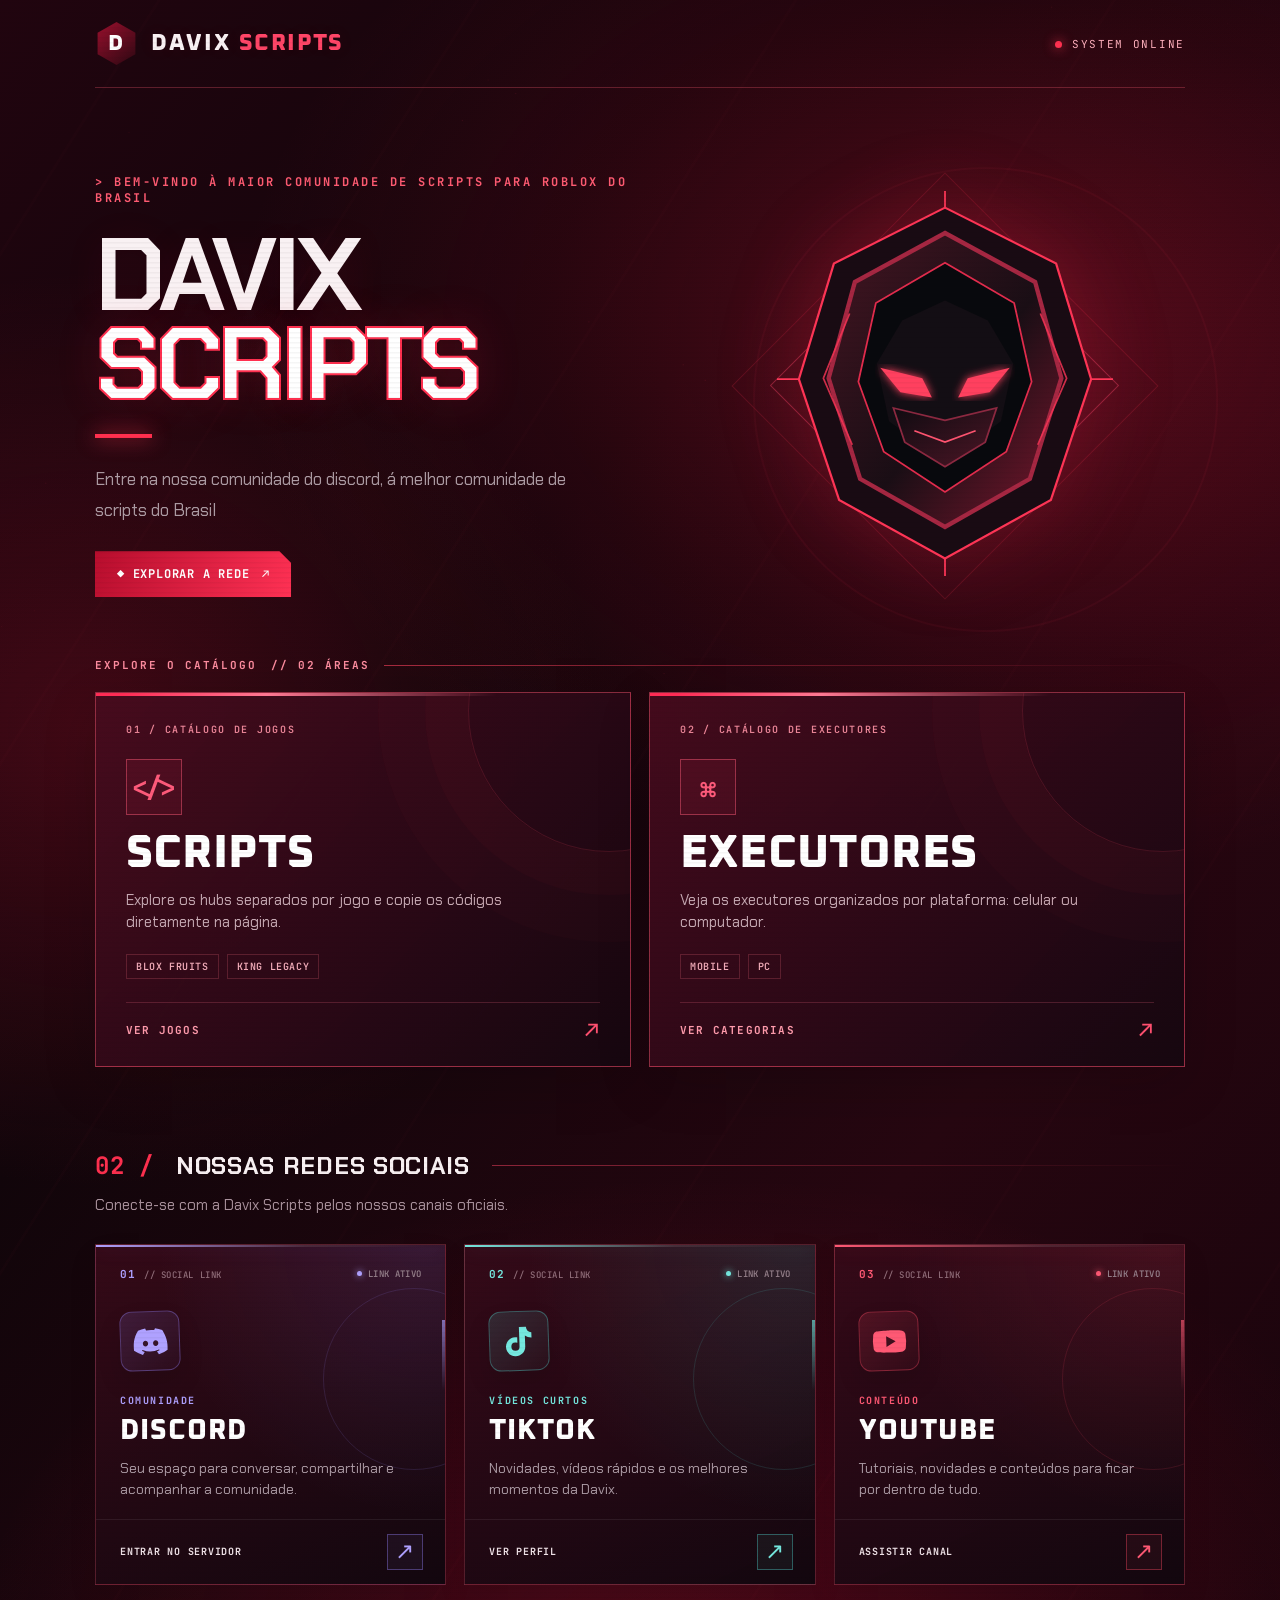
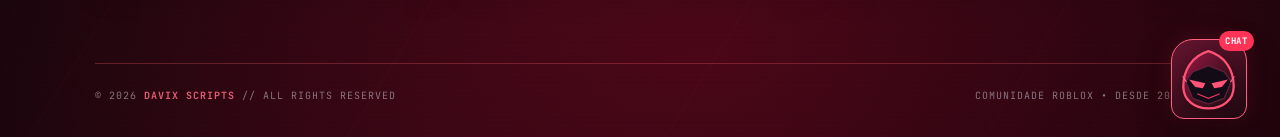
<file: index.html>
<!doctype html>
<html lang="pt-BR">
<head>
<meta charset="UTF-8"><meta name="viewport" content="width=device-width, initial-scale=1"><meta name="theme-color" content="#27050f">
<meta name="description" content="Davix Scripts — scripts de Blox Fruits e King Legacy, executores e comunidade Roblox.">
<title>DAVIX SCRIPTS | Scripts e Executores</title>
<meta property="og:type" content="website">
<meta property="og:locale" content="pt_BR">
<meta property="og:site_name" content="Davix Scripts">
<meta property="og:url" content="https://davixscripts.github.io/davixscripts/">
<meta property="og:title" content="DAVIX SCRIPTS | Scripts e Executores">
<meta property="og:description" content="Explore scripts de Blox Fruits e King Legacy, além de opções de executores para Mobile e PC.">
<meta property="og:image" content="https://davixscripts.github.io/davixscripts/davix-embed.png">
<meta property="og:image:type" content="image/png">
<meta property="og:image:width" content="960">
<meta property="og:image:height" content="540">
<meta property="og:image:alt" content="Banner Davix Scripts com tema vermelho">
<meta name="twitter:card" content="summary_large_image">
<meta name="twitter:title" content="DAVIX SCRIPTS | Scripts Blox Fruits">
<meta name="twitter:image" content="https://davixscripts.github.io/davixscripts/davix-embed.png">
<link rel="preconnect" href="https://fonts.googleapis.com"><link rel="preconnect" href="https://fonts.gstatic.com" crossorigin>
<link href="https://fonts.googleapis.com/css2?family=Chakra+Petch:wght@400;500;600;700&family=Oxanium:wght@500;600;700;800&family=JetBrains+Mono:wght@400;500;600;700&display=swap" rel="stylesheet">
<style>
:root{--red:#ff304f;--bright:#ff5b72;--dark:#6f1025;--ink:#08080b;--line:rgba(255,88,112,.23);--muted:#a498a3;--white:#f9f1f3}*{box-sizing:border-box}html{scroll-behavior:smooth}body{margin:0;background:var(--ink);color:var(--white);font-family:'Chakra Petch',Arial,sans-serif;overflow-x:hidden}body:before{content:'';position:fixed;inset:0;z-index:-2;background:radial-gradient(ellipse at 68% 23%,rgba(133,12,36,.21),transparent 43%),radial-gradient(ellipse at 9% 76%,rgba(85,9,29,.14),transparent 48%),#08080b}body:after{content:'';position:fixed;inset:0;z-index:8;pointer-events:none;opacity:.15;background:repeating-linear-gradient(0deg,transparent 0 3px,rgba(0,0,0,.38) 4px 5px)}#matrix{position:fixed;inset:0;z-index:-1;opacity:.25;pointer-events:none}.wrap{max-width:1150px;margin:auto;padding:0 30px}.topbar{height:88px;display:flex;justify-content:space-between;align-items:center;border-bottom:1px solid var(--line)}.brand{display:flex;align-items:center;gap:13px;font-size:25px;font-weight:700;letter-spacing:1.6px}.brand-mark{display:grid;place-items:center;width:43px;height:43px;color:#fff;background:linear-gradient(140deg,#9e102e,#290711);clip-path:polygon(50% 0,94% 25%,94% 75%,50% 100%,6% 75%,6% 25%);filter:drop-shadow(0 0 8px #ff304f)}.brand strong{color:var(--bright)}.online,.eyebrow,.micro,.section-tag,.label,.terminal-head,.terminal-body,.foot{font-family:'JetBrains Mono',monospace}.online{font-size:11px;letter-spacing:1.7px;color:#ffb0bd}.dot{display:inline-block;width:7px;height:7px;background:#ff3150;border-radius:50%;box-shadow:0 0 12px #ff3150;margin-right:10px;animation:pulse 2s infinite}.hero{display:grid;grid-template-columns:1.1fr .9fr;align-items:center;gap:22px;min-height:565px;padding:70px 0 40px}.eyebrow{color:var(--bright);font-size:12px;letter-spacing:2.5px;font-weight:700}.hero h1{font-size:clamp(65px,8vw,112px);letter-spacing:-5px;line-height:.87;margin:25px 0 25px;font-weight:700;text-transform:uppercase;text-shadow:0 5px 40px rgba(255,32,67,.09)}.hero h1 .stroke{color:transparent;-webkit-text-stroke:2px var(--red);text-shadow:0 0 45px rgba(255,40,75,.23)}.hero h1 .scripts{display:block;color:#fff}.hero p{max-width:510px;color:#ad9ca4;line-height:1.8;font-size:17px;margin:26px 0}.accent-line{width:57px;height:4px;background:var(--red);box-shadow:0 0 20px var(--red)}.cta{display:inline-flex;align-items:center;gap:12px;text-decoration:none;color:#fff;background:linear-gradient(115deg,#b70d2d,#ff3154);padding:15px 22px;font-family:'JetBrains Mono',monospace;font-weight:700;font-size:12px;letter-spacing:.8px;box-shadow:0 10px 35px #e51d3d33;transition:transform .25s,box-shadow .25s;clip-path:polygon(0 0,calc(100% - 12px) 0,100% 12px,100% 100%,0 100%)}.cta:hover{transform:translateY(-4px);box-shadow:0 16px 40px #e51d3d66}.visual{position:relative;min-height:440px;display:grid;place-items:center}.visual:before,.visual:after{content:'';position:absolute;border:1px solid #e72b4a35;transform:rotate(45deg);width:300px;height:300px;animation:spin 36s linear infinite}.visual:after{width:245px;height:245px;border-color:#ff4a6c65;animation-direction:reverse;animation-duration:27s}.ninja-wrap{position:relative;z-index:1;width:min(100%,350px);filter:drop-shadow(0 0 40px #f0204940);animation:float 5s ease-in-out infinite}.ninja-wrap svg{width:100%;height:auto}.micro{position:absolute;color:#d56c82;font-size:10px;letter-spacing:1.5px;z-index:2}.micro.a{top:14%;right:0}.micro.b{bottom:12%;left:0}.micro.c{bottom:4%;right:3%}.section-title{display:flex;align-items:center;gap:22px;font-size:24px;font-weight:700;letter-spacing:1px;margin:18px 0 26px}.section-title span{color:var(--red);font-family:'JetBrains Mono',monospace}.section-title:after{content:'';height:1px;flex:1;background:linear-gradient(90deg,#8d2438,transparent)}.cards{display:grid;grid-template-columns:repeat(3,1fr);gap:16px}.card{position:relative;min-height:205px;border:1px solid var(--line);background:linear-gradient(145deg,rgba(40,16,24,.9),rgba(12,12,16,.95));padding:27px 26px;text-decoration:none;color:inherit;overflow:hidden;transition:transform .3s,border-color .3s,box-shadow .3s}.card:before{content:'';position:absolute;left:0;top:0;width:58px;height:3px;background:var(--red);box-shadow:0 0 17px #ff304f}.card:after{content:'↗';position:absolute;right:25px;bottom:24px;font-size:22px;color:var(--bright);transition:transform .3s}.card:hover{transform:translateY(-8px);border-color:#ff5470;box-shadow:0 18px 50px #e4203e1c}.card:hover:after{transform:translate(4px,-4px)}.card svg{width:31px;height:31px;fill:var(--bright)}.card .num{position:absolute;right:24px;top:26px;font-family:'JetBrains Mono',monospace;font-size:10px;color:#9e6470}.card h3{font-size:27px;letter-spacing:1px;margin:25px 0 4px}.card p{margin:0;color:var(--muted);font-size:13px}.terminal{margin:55px 0 65px;border:1px solid var(--line);background:#0d0b10;box-shadow:0 0 45px #ff304f0c}.terminal-head{display:flex;align-items:center;gap:9px;padding:14px 18px;border-bottom:1px solid var(--line);font-size:11px;color:#c5a3ae}.lights{display:flex;gap:6px;margin-right:8px}.lights i{width:8px;height:8px;border-radius:50%;background:#ff405b}.lights i:nth-child(2){background:#9c3045}.lights i:nth-child(3){background:#562532}.terminal-head .right{margin-left:auto;color:#a45466}.terminal-body{display:grid;grid-template-columns:1fr 1fr;gap:24px;padding:25px;font-size:12px;line-height:2;color:#aa929c}.terminal-body .comment{color:#7d5360}.terminal-body .keyword{color:#ff5873}.terminal-body .string{color:#f6b0bd}.terminal-body .ok{color:#ff6b84}.terminal-body .status{padding:15px 20px;border-left:2px solid #e82e4f;background:#210f18}.foot{border-top:1px solid var(--line);padding:25px 0 35px;display:flex;justify-content:space-between;gap:15px;color:#8c7580;font-size:10px;letter-spacing:1px}.foot strong{color:#e65b74}@keyframes pulse{50%{opacity:.4;box-shadow:0 0 20px #ff3150}}@keyframes float{50%{transform:translateY(-12px)}}@keyframes spin{to{transform:rotate(405deg)}}@keyframes intro{from{opacity:0;transform:translateY(24px)}to{opacity:1;transform:translateY(0)}}.hero-copy,.visual,.cards{animation:intro .9s ease both}.visual{animation-delay:.15s}.cards{animation-delay:.25s}@media(max-width:780px){.wrap{padding:0 20px}.topbar{height:75px}.brand{font-size:18px}.online{font-size:9px}.hero{grid-template-columns:1fr;padding-top:60px;gap:0}.hero h1{font-size:clamp(60px,14vw,95px);letter-spacing:-3px}.visual{min-height:340px}.visual:before{width:230px;height:230px}.visual:after{width:190px;height:190px}.ninja-wrap{width:260px}.cards{grid-template-columns:1fr}.card{min-height:175px}.terminal-body{grid-template-columns:1fr}.foot{flex-direction:column}}@media(max-width:400px){.online{display:none}.hero h1{font-size:60px}.micro{font-size:8px}}@media(prefers-reduced-motion:reduce){*,*:before,*:after{animation:none!important;transition:none!important}html{scroll-behavior:auto}}

/* DAVIX // acesso ao catálogo */
.scripts-entry{margin:0 0 45px;display:flex;align-items:center;gap:25px;justify-content:space-between;padding:26px 30px;border:1px solid rgba(255,75,105,.5);background:linear-gradient(110deg,#330d1c,#130b11 75%);text-decoration:none;color:#fff;position:relative;overflow:hidden;transition:transform .25s,box-shadow .25s}
.scripts-entry:before{content:"";position:absolute;inset:0 0 auto;height:2px;background:linear-gradient(90deg,#ff3154,transparent)}.scripts-entry:hover{transform:translateY(-5px);box-shadow:0 12px 50px #ff31542b}.scripts-entry .tag{color:#ff637e;font:700 11px 'JetBrains Mono',monospace;letter-spacing:2px}.scripts-entry h2{font-size:clamp(25px,4vw,42px);margin:8px 0}.scripts-entry p{margin:0;color:#bda6af}.scripts-entry .go{font-size:32px;color:#ff4c6b}@media(max-width:650px){.scripts-entry{padding:22px 18px}}

/* DAVIX / NOVA IDENTIDADE SCRIPT EDITION */
.brand-title{font-family:'Oxanium','Chakra Petch',sans-serif;letter-spacing:2px;font-size:23px;font-weight:800;line-height:1;white-space:nowrap;text-shadow:0 0 17px rgba(255,45,79,.08)}
.brand-title strong{font-weight:800;color:#ff4567;letter-spacing:1.4px}
.brand-mark{font-family:'Oxanium','Chakra Petch',sans-serif;font-size:22px;font-weight:800}
.wrap{position:relative;z-index:1}
@media(max-width:780px){.brand-title{font-size:18px;letter-spacing:.7px}.brand-title strong{letter-spacing:.4px}}



/* DAVIX SOCIAL // Redes sociais — edição neon editorial */
.social-section{padding:10px 0 78px}
.social-section .section-title{margin-bottom:12px;text-transform:uppercase;letter-spacing:.7px}
.social-subtitle{margin:0 0 27px;color:#aa929d;font-size:15px;line-height:1.6}
.social-cards{gap:18px;grid-template-columns:repeat(3,minmax(0,1fr))}
.social-card{
  --social-accent:#ff657c;--social-glow:255,94,127;
  display:flex;flex-direction:column;position:relative;isolation:isolate;
  min-height:320px;padding:0;overflow:hidden;border:1px solid rgba(255,84,112,.25);
  background:radial-gradient(circle at 85% -12%,rgba(var(--social-glow),.105),transparent 49%),
    linear-gradient(145deg,#190f18,#0d0b11 82%);
  text-decoration:none;color:#fff;box-shadow:0 13px 28px rgba(0,0,0,.08);
  transition:transform .38s cubic-bezier(.22,1,.36,1),box-shadow .38s ease,border-color .38s ease,background .4s ease
}
.social-card:before{content:"";position:absolute;top:0;left:0;right:0;width:auto;height:2px;background:linear-gradient(90deg,var(--social-accent) 0%,rgba(255,255,255,.10) 60%,transparent 95%);box-shadow:0 0 20px rgba(var(--social-glow),.25);z-index:2}
.social-card:after{content:"";position:absolute;right:-60px;top:43px;width:180px;height:180px;border:1px solid rgba(var(--social-glow),.14);border-radius:50%;pointer-events:none;transition:transform .5s cubic-bezier(.22,1,.36,1);opacity:1}
.social-card:hover{transform:translateY(-8px);border-color:rgba(var(--social-glow),.6);box-shadow:0 22px 56px rgba(0,0,0,.36),0 0 32px rgba(var(--social-glow),.10)}
.social-card:hover:after{transform:translate(-9px,5px) scale(1.15)}
.social-card:focus-visible{outline:2px solid var(--social-accent);outline-offset:4px}
.social-card .card-accent-rail{position:absolute;right:0;top:75px;width:3px;height:70px;background:linear-gradient(var(--social-accent),transparent);opacity:.65}
.social-discord{--social-accent:#afa1ff;--social-glow:150,133,255}
.social-tiktok{--social-accent:#75e8df;--social-glow:80,214,207}
.social-youtube{--social-accent:#ff5974;--social-glow:255,75,101}
.social-top{display:flex;align-items:center;justify-content:space-between;gap:10px;padding:22px 24px 4px;position:relative;z-index:1}
.social-index{font:700 11px 'JetBrains Mono',monospace;letter-spacing:1px;color:var(--social-accent)}
.social-index span{font-weight:500;color:#926f7b;font-size:9px;letter-spacing:.55px}
.social-status{display:inline-flex;align-items:center;gap:6px;color:#937e88;font:600 9px 'JetBrains Mono',monospace;letter-spacing:.35px;white-space:nowrap}
.social-status-dot{width:5px;height:5px;display:inline-block;border-radius:50%;background:var(--social-accent);box-shadow:0 0 7px var(--social-accent)}
.social-content{position:relative;z-index:1;padding:26px 24px 18px;flex:1}
.social-icon{position:relative;width:60px;height:60px;display:grid;place-items:center;border:1px solid rgba(var(--social-glow),.35);background:linear-gradient(140deg,rgba(var(--social-glow),.16),rgba(var(--social-glow),.03));border-radius:12px;box-shadow:0 12px 25px rgba(0,0,0,.12);transform:rotate(-2deg);transition:transform .4s ease,box-shadow .35s ease}
.social-card:hover .social-icon{transform:rotate(0) translateY(-3px);box-shadow:0 0 28px rgba(var(--social-glow),.16)}
.social-icon svg{width:35px;height:35px;fill:var(--social-accent)}
.social-kicker{margin:23px 0 0;font:700 10px 'JetBrains Mono',monospace;color:var(--social-accent);letter-spacing:1.6px}
.social-card h3{font:800 28px/1.15 'Oxanium','Chakra Petch',sans-serif;text-transform:uppercase;letter-spacing:1px;margin:8px 0 11px;color:#fff}
.social-card p{font-size:14px;line-height:1.55;color:#ad9ca6;margin:0;max-width:280px}
.social-bottom{min-height:65px;display:flex;align-items:center;justify-content:space-between;gap:9px;border-top:1px solid rgba(255,255,255,.07);padding:12px 22px 13px 24px;position:relative;z-index:1;color:#eee1e6;font:700 10px 'JetBrains Mono',monospace;letter-spacing:.75px}
.social-arrow{width:36px;height:36px;border:1px solid rgba(var(--social-glow),.38);display:grid;place-items:center;color:var(--social-accent);font:23px/1 'Chakra Petch',sans-serif;background:rgba(var(--social-glow),.06);transition:background .3s,transform .3s,color .3s}
.social-card:hover .social-arrow{background:var(--social-accent);color:#09080c;transform:translate(2px,-2px)}
.foot{margin-top:0}
@media(max-width:880px){.social-cards{grid-template-columns:1fr;gap:14px}.social-card{min-height:270px}.social-content{padding-top:18px}.social-card p{max-width:100%}}
@media(max-width:480px){.social-section{padding-bottom:52px}.social-top{padding-left:19px;padding-right:19px}.social-content{padding-left:19px;padding-right:19px}.social-bottom{padding-left:19px;padding-right:19px}.social-card{min-height:290px}.social-status{font-size:8px}}
@media(prefers-reduced-motion:reduce){.social-card,.social-card:after,.social-icon,.social-arrow{transition:none!important}}


/* Navegação estável com animação suave: substitui a view-transition cross-document */
@keyframes davix-enter {from{opacity:0;transform:translateY(10px)}to{opacity:1;transform:translateY(0)}}
@keyframes davix-exit {from{opacity:1;transform:translateY(0)}to{opacity:0;transform:translateY(-7px)}}
body{animation:davix-enter .35s cubic-bezier(.2,.8,.2,1) both}
body.davix-leaving{animation:davix-exit .17s ease-in both}
@media(prefers-reduced-motion:reduce){body,body.davix-leaving{animation:none!important}}


/* DAVIX // RED AURA — fundo vermelho moderno, sem consoles laterais */
html { background: #170309; }
body {
  background:
    radial-gradient(ellipse 950px 690px at 78% 19%, rgba(247,25,63,.30) 0%, rgba(155,10,38,.15) 48%, transparent 80%),
    radial-gradient(ellipse 680px 610px at 7% 42%, rgba(209,21,52,.23) 0%, transparent 75%),
    radial-gradient(ellipse 970px 630px at 55% 95%, rgba(180,10,44,.28) 0%, transparent 75%),
    linear-gradient(130deg, #21050f 0%, #11050a 36%, #260610 69%, #19040c 100%);
  background-attachment: fixed;
}
body::before {
  content:"";
  position:fixed;
  inset:0;
  z-index:0;
  pointer-events:none;
  opacity:.73;
  background:
    repeating-linear-gradient(122deg,
      transparent 0 133px,
      rgba(255,75,100,.025) 134px 136px,
      transparent 137px 270px),
    radial-gradient(circle at 77% 23%, transparent 0 230px, rgba(255,55,86,.075) 231px 232px, transparent 233px 100%);
}
body::after { opacity:.10; }
#matrix { z-index:0; opacity:.16; }
.wrap { position:relative; z-index:1; }
.topbar { border-bottom-color:rgba(255,93,117,.30); }
.scripts-entry {
  background:linear-gradient(105deg,rgba(98,14,35,.91),rgba(43,8,22,.94) 58%,rgba(31,7,16,.97));
  border-color:rgba(255,84,109,.60);
  box-shadow:0 16px 70px rgba(67,4,19,.28), inset 0 1px rgba(255,130,144,.07);
}
.scripts-entry:hover { box-shadow:0 17px 60px rgba(255,25,64,.25); }
.social-card {
  background:
    radial-gradient(circle at 95% 0%, rgba(var(--social-glow),.12), transparent 57%),
    linear-gradient(155deg,rgba(54,10,24,.96),rgba(18,7,15,.98));
  border-color:rgba(255,90,117,.28);
}
.foot { border-top-color:rgba(255,93,117,.29); }
@media(prefers-reduced-motion:reduce) {
  .scripts-entry,.social-card { transition:none !important; }
}


/* DAVIX // portal principal, entradas para scripts e executores */
.portal-section{padding:1px 0 55px}
.portal-head{display:flex;align-items:center;gap:14px;margin:4px 0 20px;color:#ff8da0;font:700 11px 'JetBrains Mono',monospace;letter-spacing:2px;text-transform:uppercase}
.portal-head:after{content:"";height:1px;flex:1;background:linear-gradient(90deg,rgba(255,65,93,.60),transparent)}
.portal-grid{display:grid;grid-template-columns:repeat(2,minmax(0,1fr));gap:18px}
.portal-card{min-height:290px;padding:30px 30px 24px;position:relative;display:flex;flex-direction:column;isolation:isolate;overflow:hidden;border:1px solid rgba(255,85,112,.50);color:#fff;text-decoration:none;background:linear-gradient(132deg,rgba(72,11,30,.90),rgba(22,7,16,.98));box-shadow:0 17px 50px rgba(11,0,5,.15);transition:transform .3s cubic-bezier(.22,1,.36,1),border-color .3s,box-shadow .3s}
.portal-card:before{content:"";position:absolute;inset:0 0 auto;height:3px;background:linear-gradient(90deg,#ff2c55 5%,#ff7993 32%,transparent 75%)}
.portal-card:after{content:"";position:absolute;width:280px;height:280px;border-radius:50%;right:-120px;top:-123px;border:1px solid rgba(255,76,102,.16);box-shadow:0 0 0 43px rgba(255,49,83,.028),0 0 0 90px rgba(255,49,83,.020);pointer-events:none}
.portal-card:hover{transform:translateY(-6px);border-color:#ff6680;box-shadow:0 23px 62px rgba(233,23,61,.18)}
.portal-index{display:flex;gap:12px;align-items:center;color:#ed8799;font:600 10px 'JetBrains Mono',monospace;letter-spacing:1.7px}
.portal-icon{display:grid;place-items:center;width:56px;height:56px;border:1px solid rgba(255,94,123,.45);background:rgba(255,56,89,.08);color:#ff5b7b;font:700 27px 'JetBrains Mono',monospace;margin:23px 0 14px}
.portal-card h2{font:800 clamp(31px,4vw,46px) 'Oxanium','Chakra Petch',sans-serif;letter-spacing:.2px;text-transform:uppercase;line-height:1.1;margin:0 0 9px}
.portal-card p{color:#c6a9b3;margin:0 0 20px;font-size:15px;line-height:1.5;max-width:410px}
.portal-labels{display:flex;gap:8px;flex-wrap:wrap;margin-top:auto;margin-bottom:23px}
.portal-labels span{color:#f2acb9;border:1px solid rgba(255,113,133,.21);padding:5px 9px;font:600 10px 'JetBrains Mono',monospace;letter-spacing:.6px}
.portal-foot{border-top:1px solid rgba(255,109,136,.22);display:flex;justify-content:space-between;align-items:center;padding-top:16px;color:#ff9bac;font:700 11px 'JetBrains Mono',monospace;letter-spacing:1.2px}
.portal-foot b{font-size:23px;line-height:1;color:#ff5070;transition:transform .25s}
.portal-card:hover .portal-foot b{transform:translate(3px,-3px)}
@media(max-width:680px){.portal-grid{grid-template-columns:1fr}.portal-card{min-height:260px}.portal-section{padding-bottom:44px}}
@media(prefers-reduced-motion:reduce){.portal-card,.portal-foot b{transition:none!important}}



@keyframes fade-out{to{opacity:0;transform:translateY(-5px)}}
@keyframes fade-in{from{opacity:0;transform:translateY(5px)}to{opacity:1;transform:none}}


/* DAVIX / MOBILE PERFORMANCE MODE
   Mantem o visual vermelho sem efeitos caros de renderizacao no celular. */
@media (max-width: 900px), (hover: none) and (pointer: coarse) {
  html { scroll-behavior: auto; background: #17050c; }
  body {
    background: linear-gradient(155deg, #310816 0%, #17050c 44%, #290914 100%) !important;
    background-attachment: scroll !important;
    animation: none !important;
    min-height: 100svh;
  }
  body::before, body::after { display: none !important; }
  #matrix { display: none !important; }
  .wrap { isolation: isolate; }
  /* Elimina animacoes constantes e fades custosos no celular. */
  *, *::before, *::after { animation: none !important; }
  .visual::before, .visual::after { animation: none !important; }
  .ninja-wrap, .brand-mark { filter: none !important; }
  .ninja-wrap { transform: none !important; }
  .visual { contain: layout style; }
  .hero-copy, .visual, .cards { opacity: 1 !important; transform: none !important; }
  .social-card, .portal-card, .scripts-entry,
  .social-icon, .social-arrow, .portal-foot b, .card {
    box-shadow: none !important;
    transition: border-color .16s ease, background-color .16s ease !important;
  }
  .social-card:hover, .portal-card:hover, .scripts-entry:hover,
  .social-icon, .social-card:hover .social-icon,
  .card:hover, .social-card:hover .social-arrow,
  .portal-card:hover .portal-foot b { transform: none !important; }
  .social-card::after, .portal-card::after { display: none !important; }
  .social-card::before, .portal-card::before { box-shadow: none !important; }
  .social-status-dot, .accent-line { box-shadow: none !important; }
  .hero h1 { text-shadow: none !important; }
  .hero h1 .stroke { text-shadow: none !important; }
  .cta { box-shadow: none !important; }
  .cta:hover { transform: none !important; box-shadow: none !important; }
  .social-card:active, .portal-card:active, .scripts-entry:active { border-color: #ff708a !important; }
  .social-card:focus-visible, .portal-card:focus-visible, .scripts-entry:focus-visible { outline: 2px solid #ff8197; outline-offset: 3px; }
  /* Preserva a decoracao do ninja, porem estatica. */
  .visual::before, .visual::after { opacity: .60; }
  .foot { gap: 10px; }
}
@media (max-width: 400px) {
  .hero h1 { font-size: clamp(53px, 15vw, 65px); }
  .hero { padding-top: 40px; }
  .visual { min-height: 285px; }
  .ninja-wrap { width: min(245px, 75vw); }
  .portal-card { padding: 23px 20px; }
  .social-card { min-height: 260px; }
}

</style>
<link rel="stylesheet" href="davix-ninja.css">
<script src="davix-ninja.js" defer></script>
</head>
<body><canvas id="matrix" aria-hidden="true"></canvas>
<div class="wrap">
<header class="topbar"><div class="brand"><span class="brand-mark">D</span><span class="brand-title">DAVIX <strong>SCRIPTS</strong></span></div><div class="online"><span class="dot"></span>SYSTEM ONLINE</div></header>
<main><section class="hero"><div class="hero-copy"><div class="eyebrow">&gt; BEM-VINDO À MAIOR COMUNIDADE DE SCRIPTS PARA ROBLOX DO BRASIL</div><h1>DAVIX<span class="scripts stroke">SCRIPTS</span></h1><div class="accent-line"></div><p>Entre na nossa comunidade do discord, á melhor comunidade de scripts do Brasil</p><a class="cta" href="#connect">◆ EXPLORAR A REDE <span>↗</span></a></div><div class="visual"><div class="ninja-wrap"><svg viewBox="0 0 400 440" role="img" aria-label="Ilustração de ninja futurista vermelho"><defs><linearGradient id="hood" x1="0" x2="1" y1="0" y2="1"><stop stop-color="#451522"/><stop offset=".55" stop-color="#1a0e15"/><stop offset="1" stop-color="#7d172e"/></linearGradient><linearGradient id="mask" x1="0" y1="0" x2="1" y2="1"><stop stop-color="#100b11"/><stop offset="1" stop-color="#4d1626"/></linearGradient><filter id="glow"><feGaussianBlur stdDeviation="5" result="b"/><feMerge><feMergeNode in="b"/><feMergeNode in="SourceGraphic"/></feMerge></filter></defs><path d="M200 19 327 83 367 215 321 353 200 420 79 353 33 215 73 83Z" fill="#190b13" stroke="#ff3556" stroke-width="2.5"/><path d="M200 48 303 104 333 214 297 329 200 384 103 329 67 214 97 104Z" fill="url(#hood)" stroke="#a62742" stroke-width="5"/><path d="M200 82 279 128 299 218 270 298 200 344 130 298 101 218 121 128Z" fill="#08090d" stroke="#e32c4d" stroke-width="2"/><path d="M122 197 151 148 200 125 249 148 278 197 264 263 200 310 136 263Z" fill="#130e14"/><path d="M126 202 174 214 185 236 149 230Z" fill="#ff405f" filter="url(#glow)"/><path d="M274 202 226 214 215 236 251 230Z" fill="#ff405f" filter="url(#glow)"/><path d="M141 248 200 262 259 248 246 287 200 315 154 287Z" fill="url(#mask)" stroke="#8d2941" stroke-width="2"/><path d="M165 274 200 287 235 274" fill="none" stroke="#ff5470" stroke-width="2"/><path d="M91 140 61 214 94 290M309 140 339 214 306 290" stroke="#ff3658" stroke-width="2" fill="none" opacity=".8"/><path d="M200 20V0M200 420v20M33 215H8M367 215h25" stroke="#ff3758" stroke-width="2"/></svg></div></div></section>
<section class="portal-section" aria-label="Categorias principais">
<div class="portal-head">EXPLORE O CATÁLOGO <span>// 02 ÁREAS</span></div>
<div class="portal-grid">
  <a class="portal-card" href="scripts.html" aria-label="Abrir seção Scripts">
    <div class="portal-index">01 / CATÁLOGO DE JOGOS</div>
    <div class="portal-icon" aria-hidden="true">&lt;/&gt;</div>
    <h2>Scripts</h2>
    <p>Explore os hubs separados por jogo e copie os códigos diretamente na página.</p>
    <div class="portal-labels"><span>BLOX FRUITS</span><span>KING LEGACY</span></div>
    <div class="portal-foot">VER JOGOS <b aria-hidden="true">↗</b></div>
  </a>
  <a class="portal-card" href="executores.html" aria-label="Abrir seção Executores">
    <div class="portal-index">02 / CATÁLOGO DE EXECUTORES</div>
    <div class="portal-icon" aria-hidden="true">⌘</div>
    <h2>Executores</h2>
    <p>Veja os executores organizados por plataforma: celular ou computador.</p>
    <div class="portal-labels"><span>MOBILE</span><span>PC</span></div>
    <div class="portal-foot">VER CATEGORIAS <b aria-hidden="true">↗</b></div>
  </a>
</div></section>
  <section id="connect" class="social-section" aria-labelledby="social-title">
    <h2 class="section-title" id="social-title"><span>02 /</span> Nossas redes sociais</h2>
    <p class="social-subtitle">Conecte-se com a Davix Scripts pelos nossos canais oficiais.</p>
    <div class="cards social-cards">
      <a class="card social-card social-discord" href="https://discord.gg/7Sf28AV9WZ" target="_blank" rel="noopener noreferrer" aria-label="Abrir Discord Davix Scripts">
        <span class="card-accent-rail" aria-hidden="true"></span>
        <div class="social-top"><span class="social-index">01 <span>// SOCIAL LINK</span></span><span class="social-status"><span class="social-status-dot"></span> LINK ATIVO</span></div>
        <div class="social-content">
          <div class="social-icon"><svg viewBox="0 0 24 24" aria-hidden="true"><path d="M20.3 4.4A19.7 19.7 0 0 0 15.4 3l-.6 1.3a18 18 0 0 0-5.6 0L8.6 3a19.8 19.8 0 0 0-4.9 1.4C.6 9 .1 13.5.5 18a19.8 19.8 0 0 0 6 3l1.3-2a12.4 12.4 0 0 1-1.9-.9l.5-.4a14 14 0 0 0 11.2 0l.5.4a12 12 0 0 1-1.9.9l1.3 2a19.7 19.7 0 0 0 6-3c.5-5.2-.8-9.6-3.2-13.6ZM8.5 15.3c-1 0-1.8-.9-1.8-2s.8-2 1.8-2 1.8.9 1.8 2-.8 2-1.8 2Zm7 0c-1 0-1.8-.9-1.8-2s.8-2 1.8-2 1.8.9 1.8 2-.8 2-1.8 2Z"/></svg></div>
          <div class="social-kicker">COMUNIDADE</div>
          <h3>Discord</h3>
          <p>Seu espaço para conversar, compartilhar e acompanhar a comunidade.</p>
        </div>
        <div class="social-bottom"><span>ENTRAR NO SERVIDOR</span><span class="social-arrow" aria-hidden="true">↗</span></div>
      </a>
      <a class="card social-card social-tiktok" href="https://www.tiktok.com/@davixclawx" target="_blank" rel="noopener noreferrer" aria-label="Abrir TikTok Davix">
        <span class="card-accent-rail" aria-hidden="true"></span>
        <div class="social-top"><span class="social-index">02 <span>// SOCIAL LINK</span></span><span class="social-status"><span class="social-status-dot"></span> LINK ATIVO</span></div>
        <div class="social-content">
          <div class="social-icon"><svg viewBox="0 0 24 24" aria-hidden="true"><path d="M16.7 2c.2 2.2 1.4 3.7 3.6 3.9v3.7c-1.7 0-3.2-.5-4.5-1.5v7.4c0 4-3.2 6.5-6.7 6.5-3.7 0-6.5-2.9-6.5-6.5S5.5 9 9.1 9c.5 0 1 0 1.4.1v3.8a3 3 0 0 0-1.4-.3 2.8 2.8 0 1 0 2.8 2.8V2h4.8Z"/></svg></div>
          <div class="social-kicker">VÍDEOS CURTOS</div>
          <h3>TikTok</h3>
          <p>Novidades, vídeos rápidos e os melhores momentos da Davix.</p>
        </div>
        <div class="social-bottom"><span>VER PERFIL</span><span class="social-arrow" aria-hidden="true">↗</span></div>
      </a>
      <a class="card social-card social-youtube" href="https://youtube.com/@davixscripts?si=pD-OG456FE-mPz7y" target="_blank" rel="noopener noreferrer" aria-label="Abrir YouTube Davix Scripts">
        <span class="card-accent-rail" aria-hidden="true"></span>
        <div class="social-top"><span class="social-index">03 <span>// SOCIAL LINK</span></span><span class="social-status"><span class="social-status-dot"></span> LINK ATIVO</span></div>
        <div class="social-content">
          <div class="social-icon"><svg viewBox="0 0 24 24" aria-hidden="true"><path d="M23 7a3 3 0 0 0-2.1-2.1C19 4.4 12 4.4 12 4.4s-7 0-8.9.5A3 3 0 0 0 1 7a31 31 0 0 0 0 10 3 3 0 0 0 2.1 2.1c1.9.5 8.9.5 8.9.5s7 0 8.9-.5A3 3 0 0 0 23 17a31 31 0 0 0 0-10ZM9.8 15.7V8.3l6.4 3.7-6.4 3.7Z"/></svg></div>
          <div class="social-kicker">CONTEÚDO</div>
          <h3>YouTube</h3>
          <p>Tutoriais, novidades e conteúdos para ficar por dentro de tudo.</p>
        </div>
        <div class="social-bottom"><span>ASSISTIR CANAL</span><span class="social-arrow" aria-hidden="true">↗</span></div>
      </a>
    </div>
  </section>

</main><footer class="foot"><span>© 2026 <strong>DAVIX SCRIPTS</strong> // ALL RIGHTS RESERVED</span><span>COMUNIDADE ROBLOX • DESDE 2026</span></footer></div>
<script>
(()=>{
 const canvas=document.getElementById('matrix');
 if(!canvas)return;
 const lite=window.matchMedia('(max-width: 900px), (hover: none) and (pointer: coarse)');
 const reduced=window.matchMedia('(prefers-reduced-motion: reduce)');
 if(lite.matches||reduced.matches){canvas.remove();return;}
 const ctx=canvas.getContext('2d',{alpha:true});
 if(!ctx)return;
 let w=0,h=0,stars=[],frame=0,last=0;
 const interval=1000/30; // No maximo 30 FPS no computador.
 function resize(){
   w=window.innerWidth;h=window.innerHeight;
   const dpr=Math.min(window.devicePixelRatio||1,1.5);
   canvas.width=Math.round(w*dpr);canvas.height=Math.round(h*dpr);
   ctx.setTransform(dpr,0,0,dpr,0,0);
   stars=Array.from({length:Math.min(50,Math.floor(w*h/29000))},()=>({
     x:Math.random()*w,y:Math.random()*h,v:.2+Math.random()*.35,s:.4+Math.random()*.8
   }));
 }
 function draw(time){
   frame=0;
   if(document.hidden||lite.matches)return;
   if(time-last>=interval){
     last=time;
     ctx.clearRect(0,0,w,h);
     ctx.fillStyle='rgba(255,55,90,.58)';
     for(const star of stars){
       ctx.fillRect(star.x,star.y,star.s,star.s);
       star.y+=star.v;
       if(star.y>h){star.y=0;star.x=Math.random()*w;}
     }
   }
   frame=requestAnimationFrame(draw);
 }
 function resume(){if(!frame&&!document.hidden&&!lite.matches){last=0;frame=requestAnimationFrame(draw);}}
 function stop(){if(frame){cancelAnimationFrame(frame);frame=0;}}
 resize();
 window.addEventListener('resize',()=>{if(!lite.matches)resize();},{passive:true});
 document.addEventListener('visibilitychange',()=>{document.hidden?stop():resume();});
 lite.addEventListener('change',()=>{lite.matches?stop():(resize(),resume());});
 resume();
})();
</script>

</body></html>
</file>
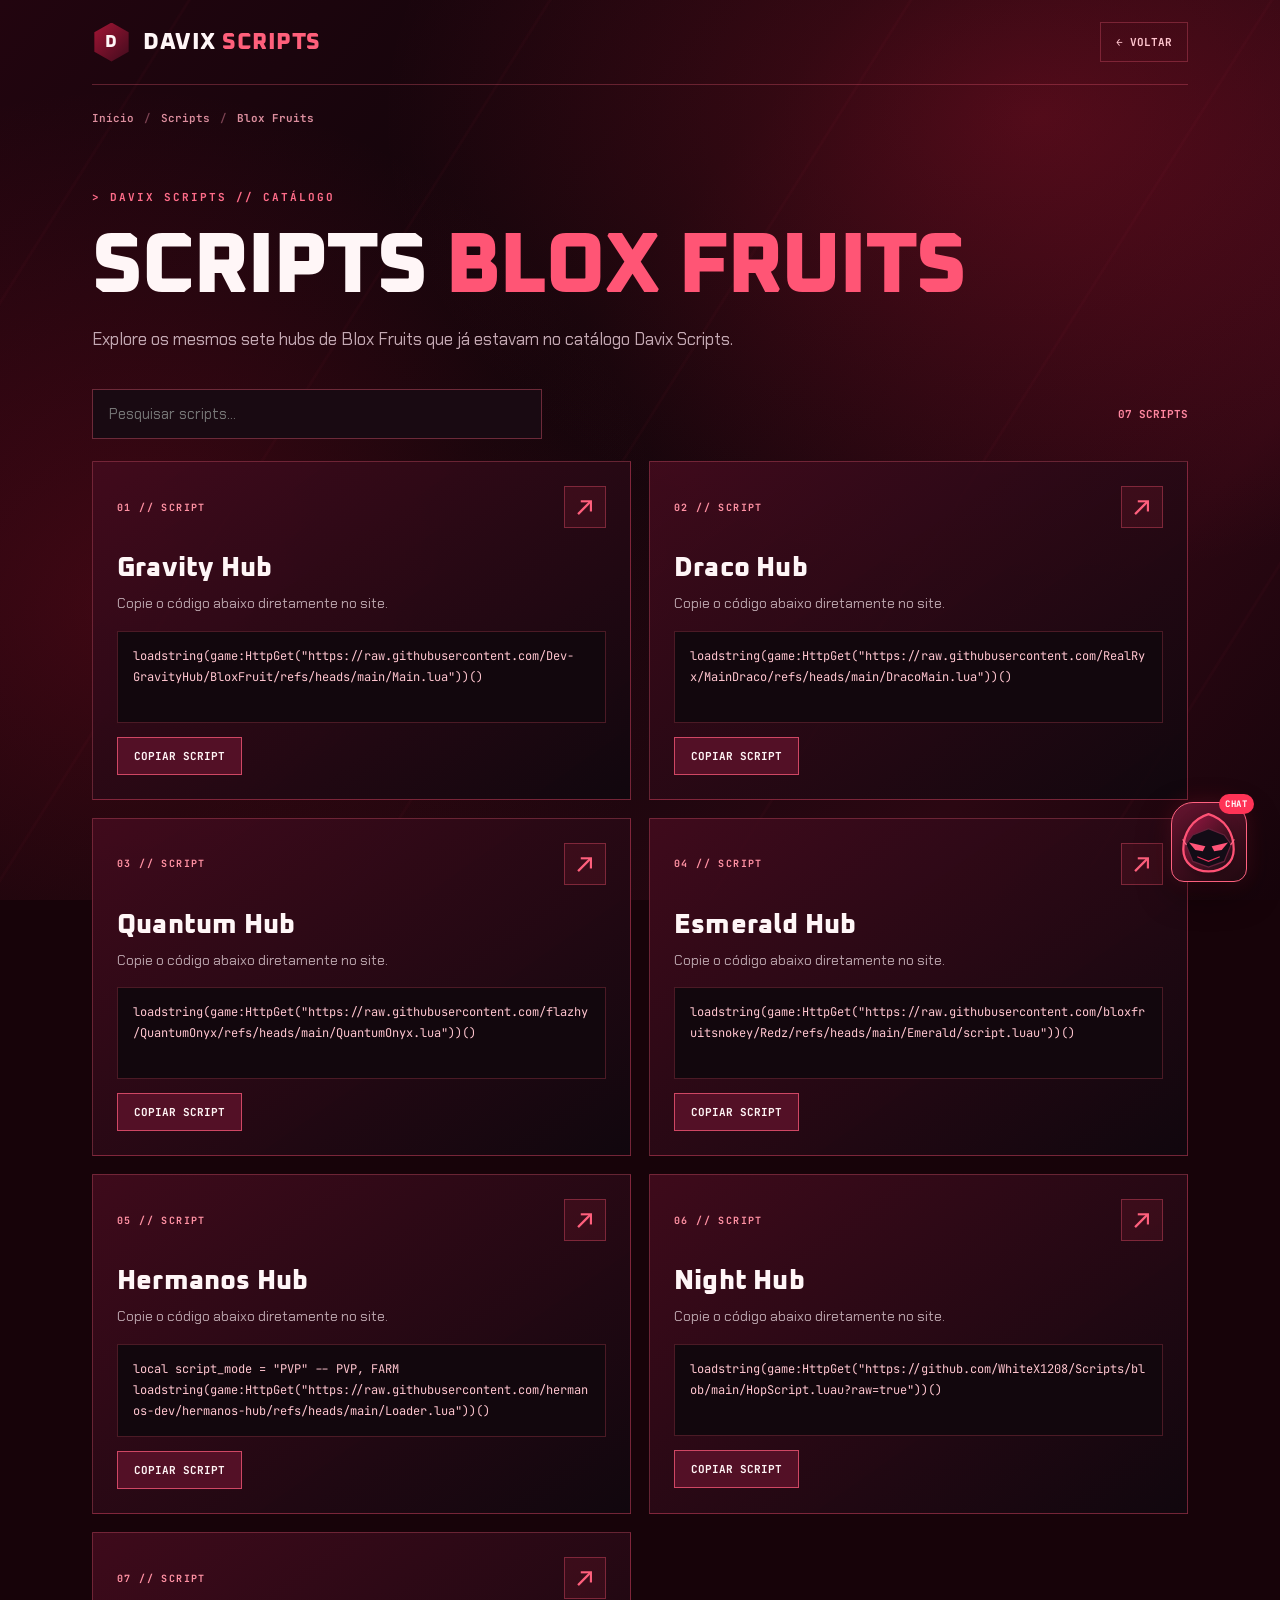
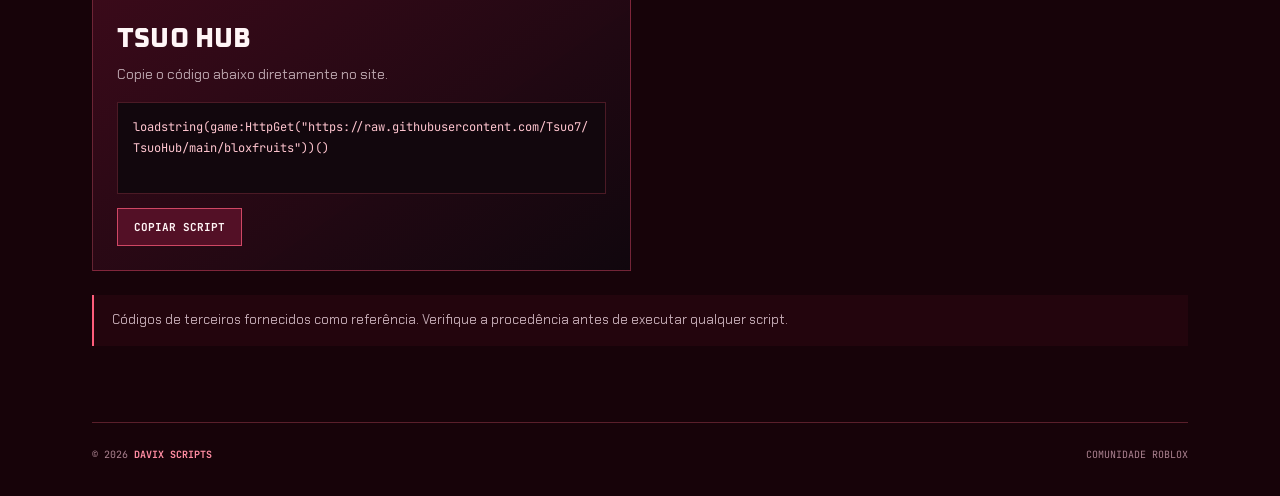
<file: blox-fruits.html>
<!doctype html>
<html lang="pt-BR"><head>
<meta charset="UTF-8"><meta name="viewport" content="width=device-width,initial-scale=1"><meta name="theme-color" content="#27050f">
<meta name="description" content="Explore os mesmos sete hubs de Blox Fruits que já estavam no catálogo Davix Scripts.">
<title>Blox Fruits | Davix Scripts</title>
<link rel="preconnect" href="https://fonts.googleapis.com"><link rel="preconnect" href="https://fonts.gstatic.com" crossorigin>
<link href="https://fonts.googleapis.com/css2?family=Chakra+Petch:wght@400;500;600;700&family=Oxanium:wght@500;600;700;800&family=JetBrains+Mono:wght@400;500;600;700&display=swap" rel="stylesheet">
<style>
:root{--red:#ff385d;--pink:#ff91a7;--ink:#12050c;--muted:#baa4ac;--line:rgba(255,99,128,.29)}
*{box-sizing:border-box}
html{scroll-behavior:smooth;background:#170309}
body{margin:0;min-height:100vh;color:#fff6f7;font-family:'Chakra Petch',Arial,sans-serif;background:radial-gradient(ellipse 850px 600px at 81% 13%,rgba(245,28,64,.26),transparent 77%),radial-gradient(ellipse 700px 660px at 10% 67%,rgba(188,15,44,.25),transparent 78%),linear-gradient(130deg,#22050f,#10050a 42%,#2b0712 80%,#16040b);background-attachment:fixed;overflow-x:hidden}
body:before{content:"";position:fixed;inset:0;pointer-events:none;z-index:0;background:repeating-linear-gradient(122deg,transparent 0 158px,rgba(255,70,99,.030) 160px 161px,transparent 163px 306px)}
a{color:inherit}
.wrap{max-width:1150px;margin:0 auto;padding:0 27px;position:relative;z-index:1}
.top{display:flex;gap:16px;align-items:center;justify-content:space-between;border-bottom:1px solid var(--line);min-height:85px}
.brand{text-decoration:none;display:flex;align-items:center;gap:12px;font:800 23px 'Oxanium','Chakra Petch',sans-serif;letter-spacing:.5px}
.brand-mark{display:grid;place-items:center;width:39px;height:39px;font:800 17px 'Oxanium',sans-serif;background:linear-gradient(135deg,#a61535,#3c0b1c);clip-path:polygon(50% 0,94% 25%,94% 75%,50% 100%,6% 75%,6% 25%)}
.brand strong{color:#ff607b;font-weight:800}
.back{border:1px solid var(--line);padding:12px 15px;text-decoration:none;font:700 11px 'JetBrains Mono',monospace;color:#ffc5ce;white-space:nowrap;transition:background .2s,border-color .2s}
.back:hover{background:rgba(255,62,89,.13);border-color:#ff6680}
.crumbs{display:flex;align-items:center;gap:10px;flex-wrap:wrap;padding-top:26px;color:#dc8e9e;font:600 11px 'JetBrains Mono',monospace}
.crumbs a{text-decoration:none;color:#dc8e9e}
.crumbs a:hover{text-decoration:underline}
.crumbs .sep{color:#7d4353}
.hero{padding:65px 0 36px}
.eyebrow{color:#ff6c89;font:700 11px 'JetBrains Mono',monospace;letter-spacing:2px}
.hero h1{font:800 clamp(47px,7vw,86px)/1 'Oxanium','Chakra Petch',sans-serif;letter-spacing:-2px;margin:20px 0 15px;text-transform:uppercase}
.hero h1 em{font-style:normal;color:#ff5575}
.hero p{color:#c4a9b3;font-size:17px;line-height:1.65;max-width:740px;margin:0}
.section-mark{color:#ef92a2;display:flex;align-items:center;gap:15px;font:700 11px 'JetBrains Mono',monospace;letter-spacing:1.4px;margin:10px 0 22px}
.section-mark:after{content:"";height:1px;background:linear-gradient(90deg,rgba(255,80,111,.60),transparent);flex:1}
.choice-grid{display:grid;grid-template-columns:repeat(2,minmax(0,1fr));gap:20px}
.choice-card{display:flex;flex-direction:column;min-height:286px;text-decoration:none;position:relative;overflow:hidden;background:linear-gradient(138deg,rgba(77,13,33,.93),rgba(24,7,16,.97));border:1px solid rgba(255,89,121,.4);padding:31px;transition:transform .3s,border-color .3s,box-shadow .3s}
.choice-card:before{content:"";position:absolute;left:0;top:0;width:100%;height:3px;background:linear-gradient(90deg,#ff375f,transparent 80%)}
.choice-card:after{content:"";position:absolute;width:220px;height:220px;border:1px solid rgba(255,76,109,.18);border-radius:50%;right:-88px;top:-100px;box-shadow:0 0 0 36px rgba(255,76,109,.04),0 0 0 75px rgba(255,76,109,.02)}
.choice-card:hover{transform:translateY(-6px);border-color:#ff6685;box-shadow:0 18px 55px rgba(255,33,77,.16)}
.choice-number{font:700 11px 'JetBrains Mono',monospace;letter-spacing:1.1px;color:#ff86a0}
.choice-glyph{font:700 43px 'Oxanium',sans-serif;color:#ff6c87;margin:20px 0 5px}
.choice-card h2{font:800 clamp(29px,4vw,43px) 'Oxanium',sans-serif;letter-spacing:0;margin:0 0 10px;text-transform:uppercase}
.choice-card p{font-size:15px;line-height:1.5;color:#c5a5b1;margin:0 0 24px;max-width:450px}
.choice-bottom{margin-top:auto;border-top:1px solid var(--line);display:flex;align-items:center;justify-content:space-between;padding-top:18px;font:700 11px 'JetBrains Mono',monospace;color:#f5abb9;letter-spacing:1px}
.choice-bottom b{font-size:24px;color:#ff577a}
.grid{display:grid;grid-template-columns:repeat(2,minmax(0,1fr));gap:18px}
.game{border:1px solid rgba(255,89,121,.35);background:linear-gradient(145deg,rgba(66,11,29,.92),rgba(17,7,14,.98));padding:24px;min-width:0;transition:transform .25s,border-color .25s}
.game:hover{transform:translateY(-3px);border-color:rgba(255,102,131,.7)}
.game .num,.game .kicker{font:700 10px 'JetBrains Mono',monospace;color:#ff91a3;letter-spacing:1.4px}
.game-top{display:flex;align-items:center;justify-content:space-between;gap:14px}
.game-glyph{display:grid;place-items:center;width:42px;height:42px;border:1px solid rgba(255,91,118,.35);color:#ff607d;background:rgba(255,55,90,.09);font:700 27px 'JetBrains Mono',monospace}
.game h2{font:800 27px 'Oxanium','Chakra Petch',sans-serif;margin:24px 0 7px;letter-spacing:.2px}
.game p{color:var(--muted);font-size:14px;line-height:1.55;margin:0 0 16px}
.codebox{background:#12070d;border:1px solid rgba(255,90,115,.24);padding:14px 15px;min-height:92px}
.codebox pre{white-space:pre-wrap;overflow-wrap:anywhere;word-break:break-word;color:#ffc5cf;font:12px/1.75 'JetBrains Mono',monospace;margin:0}
.actions{margin-top:14px;display:flex;align-items:center;gap:13px;flex-wrap:wrap}
.copy-btn{border:1px solid rgba(255,94,124,.72);background:#531026;color:#fff4f5;padding:11px 16px;font:700 11px 'JetBrains Mono',monospace;cursor:pointer;transition:background .2s}
.copy-btn:hover{background:#8d1b3d}
.copy-status{font:700 11px 'JetBrains Mono',monospace;color:#ffc0cb;min-height:1.2em}
.toolbar{display:flex;gap:15px;align-items:center;justify-content:space-between;margin:0 0 22px}
.search{outline:0;width:min(450px,100%);padding:14px 16px;background:#190a12;border:1px solid rgba(255,100,126,.36);font:15px 'Chakra Petch',sans-serif;color:white}
.search:focus{border-color:#ff6786}
.count{font:700 11px 'JetBrains Mono',monospace;color:#ff87a0;white-space:nowrap}
.empty{padding:25px;text-align:center;border:1px dashed var(--line);color:#e9aebc}
.info-note{border-left:2px solid #ff5d7b;background:rgba(255,57,91,.055);padding:15px 18px;color:#c2a8b2;font-size:13px;line-height:1.6;margin-top:24px}
.footer{border-top:1px solid var(--line);padding:25px 0 35px;color:#ac8391;font:10px 'JetBrains Mono',monospace;margin-top:76px;display:flex;justify-content:space-between;gap:16px}
.footer strong{color:#ff8ca2}
@media(max-width:760px){.choice-grid,.grid{grid-template-columns:1fr}.choice-card{min-height:250px}}
@media(max-width:490px){.wrap{padding:0 16px}.top{min-height:74px}.brand{font-size:18px}.brand-mark{width:32px;height:32px}.back{padding:10px;font-size:9px}.hero{padding-top:44px}.hero h1{letter-spacing:-1px}.toolbar{align-items:stretch;flex-direction:column}.choice-card{padding:24px}}
@media(prefers-reduced-motion:reduce){*,*:before,*:after{animation:none!important;transition:none!important}}



@keyframes fade-out{to{opacity:0;transform:translateY(-5px)}}
@keyframes fade-in{from{opacity:0;transform:translateY(5px)}to{opacity:1;transform:none}}

/* DAVIX / MOBILE PERFORMANCE MODE */
@media (max-width: 900px), (hover: none) and (pointer: coarse) {
  html { scroll-behavior: auto; background: #17050c; }
  body {
    background: linear-gradient(155deg, #310816 0%, #17050c 46%, #290914 100%) !important;
    background-attachment: scroll !important;
    animation: none !important;
    min-height: 100svh;
  }
  body::before, body::after { display: none !important; }
  *, *::before, *::after { animation: none !important; }
  .choice-card, .game {
    box-shadow: none !important;
    transition: border-color .16s ease !important;
  }
  .choice-card:hover, .game:hover { transform: none !important; }
  .choice-card:active { border-color: #ff708a !important; }
  .choice-card:focus-visible, .back:focus-visible, .copy-btn:focus-visible {
    outline: 2px solid #ff8197;
    outline-offset: 3px;
  }
  .codebox pre { overflow-wrap: anywhere; }
}

</style><link rel="stylesheet" href="davix-ninja.css">
<script src="davix-ninja.js" defer></script>
</head><body>
<div class="wrap"><header class="top"><a href="index.html" class="brand"><span class="brand-mark">D</span><span>DAVIX <strong>SCRIPTS</strong></span></a><a href="scripts.html" class="back">← VOLTAR</a></header>
<nav class="crumbs" aria-label="Navegação"><a href="index.html">Início</a> <span class="sep">/</span> <a href="scripts.html">Scripts</a> <span class="sep">/</span> <strong>Blox Fruits</strong></nav>
<main><section class="hero"><div class="eyebrow">&gt; DAVIX SCRIPTS // CATÁLOGO</div><h1>Scripts <em>Blox Fruits</em></h1><p>Explore os mesmos sete hubs de Blox Fruits que já estavam no catálogo Davix Scripts.</p></section><div class="toolbar"><input class="search" id="search" type="search" placeholder="Pesquisar scripts..." aria-label="Pesquisar scripts"><span id="count" class="count">07 SCRIPTS</span></div><div class="grid"><article class="game" data-name="Gravity Hub"><div class="game-top"><span class="num">01 // SCRIPT</span><span class="game-glyph" aria-hidden="true">↗</span></div><h2>Gravity Hub</h2><p>Copie o código abaixo diretamente no site.</p><div class="codebox"><pre>loadstring(game:HttpGet(&quot;https://raw.githubusercontent.com/Dev-GravityHub/BloxFruit/refs/heads/main/Main.lua&quot;))()</pre></div><div class="actions"><button class="copy-btn" type="button">COPIAR SCRIPT</button><span class="copy-status" role="status" aria-live="polite"></span></div></article><article class="game" data-name="Draco Hub"><div class="game-top"><span class="num">02 // SCRIPT</span><span class="game-glyph" aria-hidden="true">↗</span></div><h2>Draco Hub</h2><p>Copie o código abaixo diretamente no site.</p><div class="codebox"><pre>loadstring(game:HttpGet(&quot;https://raw.githubusercontent.com/RealRyx/MainDraco/refs/heads/main/DracoMain.lua&quot;))()</pre></div><div class="actions"><button class="copy-btn" type="button">COPIAR SCRIPT</button><span class="copy-status" role="status" aria-live="polite"></span></div></article><article class="game" data-name="Quantum Hub"><div class="game-top"><span class="num">03 // SCRIPT</span><span class="game-glyph" aria-hidden="true">↗</span></div><h2>Quantum Hub</h2><p>Copie o código abaixo diretamente no site.</p><div class="codebox"><pre>loadstring(game:HttpGet(&quot;https://raw.githubusercontent.com/flazhy/QuantumOnyx/refs/heads/main/QuantumOnyx.lua&quot;))()</pre></div><div class="actions"><button class="copy-btn" type="button">COPIAR SCRIPT</button><span class="copy-status" role="status" aria-live="polite"></span></div></article><article class="game" data-name="Esmerald Hub"><div class="game-top"><span class="num">04 // SCRIPT</span><span class="game-glyph" aria-hidden="true">↗</span></div><h2>Esmerald Hub</h2><p>Copie o código abaixo diretamente no site.</p><div class="codebox"><pre>loadstring(game:HttpGet(&quot;https://raw.githubusercontent.com/bloxfruitsnokey/Redz/refs/heads/main/Emerald/script.luau&quot;))()</pre></div><div class="actions"><button class="copy-btn" type="button">COPIAR SCRIPT</button><span class="copy-status" role="status" aria-live="polite"></span></div></article><article class="game" data-name="Hermanos Hub"><div class="game-top"><span class="num">05 // SCRIPT</span><span class="game-glyph" aria-hidden="true">↗</span></div><h2>Hermanos Hub</h2><p>Copie o código abaixo diretamente no site.</p><div class="codebox"><pre>local script_mode = &quot;PVP&quot; -- PVP, FARM
loadstring(game:HttpGet(&quot;https://raw.githubusercontent.com/hermanos-dev/hermanos-hub/refs/heads/main/Loader.lua&quot;))()</pre></div><div class="actions"><button class="copy-btn" type="button">COPIAR SCRIPT</button><span class="copy-status" role="status" aria-live="polite"></span></div></article><article class="game" data-name="Night Hub"><div class="game-top"><span class="num">06 // SCRIPT</span><span class="game-glyph" aria-hidden="true">↗</span></div><h2>Night Hub</h2><p>Copie o código abaixo diretamente no site.</p><div class="codebox"><pre>loadstring(game:HttpGet(&quot;https://github.com/WhiteX1208/Scripts/blob/main/HopScript.luau?raw=true&quot;))()</pre></div><div class="actions"><button class="copy-btn" type="button">COPIAR SCRIPT</button><span class="copy-status" role="status" aria-live="polite"></span></div></article><article class="game" data-name="TSUO HUB"><div class="game-top"><span class="num">07 // SCRIPT</span><span class="game-glyph" aria-hidden="true">↗</span></div><h2>TSUO HUB</h2><p>Copie o código abaixo diretamente no site.</p><div class="codebox"><pre>loadstring(game:HttpGet(&quot;https://raw.githubusercontent.com/Tsuo7/TsuoHub/main/bloxfruits&quot;))()</pre></div><div class="actions"><button class="copy-btn" type="button">COPIAR SCRIPT</button><span class="copy-status" role="status" aria-live="polite"></span></div></article></div><p class="empty" id="empty" hidden>Nenhum script encontrado.</p><p class="info-note">Códigos de terceiros fornecidos como referência. Verifique a procedência antes de executar qualquer script.</p></main>
<footer class="footer"><span>© 2026 <strong>DAVIX SCRIPTS</strong></span><span>COMUNIDADE ROBLOX</span></footer></div>
<script>
(function(){
 const search=document.getElementById('search');
 if(search){
   const games=Array.from(document.querySelectorAll('.game'));
   const count=document.getElementById('count');
   const empty=document.getElementById('empty');
   const refresh=()=>{
     const q=search.value.trim().toLocaleLowerCase('pt-BR');
     let shown=0;
     games.forEach(card=>{
       const ok=(card.dataset.name||'').toLocaleLowerCase('pt-BR').includes(q);
       card.hidden=!ok;if(ok)shown++;
     });
     count.textContent=String(shown).padStart(2,'0')+(shown===1?' SCRIPT':' SCRIPTS');
     empty.hidden=shown!==0;
   };
   search.addEventListener('input',refresh);
 }
 document.querySelectorAll('.copy-btn').forEach(button=>{
   button.addEventListener('click',async()=>{
     const code=button.parentElement.parentElement.querySelector('pre').innerText;
     const status=button.parentElement.querySelector('.copy-status');
     let done=false;
     try{await navigator.clipboard.writeText(code);done=true}catch(e){}
     if(!done){
       const box=document.createElement('textarea');box.value=code;box.style.position='fixed';box.style.opacity='0';document.body.appendChild(box);box.select();
       try{done=document.execCommand('copy')}catch(e){}box.remove();
     }
     status.textContent=done?'✓ COPIADO':'SELECIONE O CÓDIGO PARA COPIAR';
   });
 });
})();
</script></body></html>
</file>
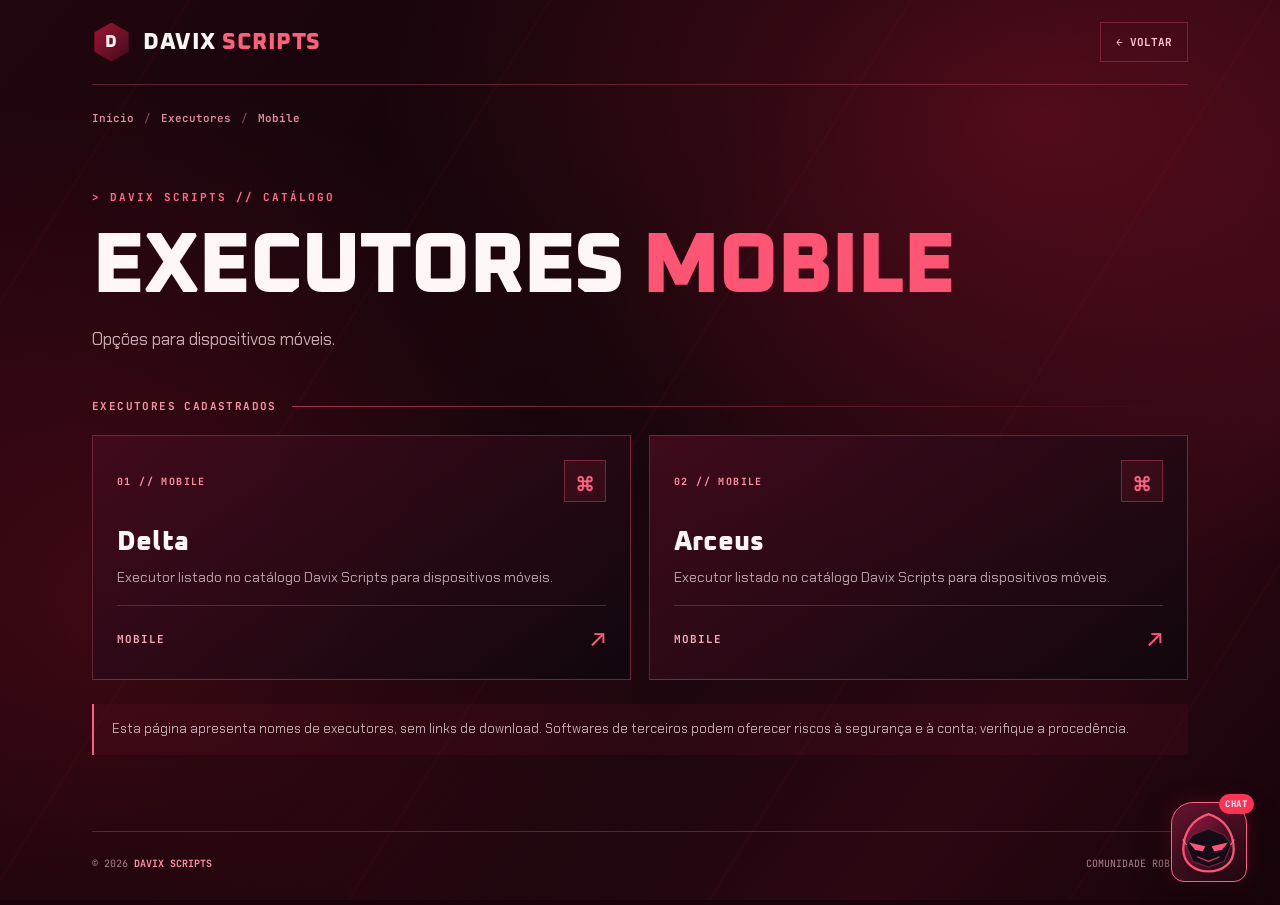
<file: executores-mobile.html>
<!doctype html>
<html lang="pt-BR"><head>
<meta charset="UTF-8"><meta name="viewport" content="width=device-width,initial-scale=1"><meta name="theme-color" content="#27050f">
<meta name="description" content="Opções para dispositivos móveis.">
<title>Executores Mobile | Davix Scripts</title>
<link rel="preconnect" href="https://fonts.googleapis.com"><link rel="preconnect" href="https://fonts.gstatic.com" crossorigin>
<link href="https://fonts.googleapis.com/css2?family=Chakra+Petch:wght@400;500;600;700&family=Oxanium:wght@500;600;700;800&family=JetBrains+Mono:wght@400;500;600;700&display=swap" rel="stylesheet">
<style>
:root{--red:#ff385d;--pink:#ff91a7;--ink:#12050c;--muted:#baa4ac;--line:rgba(255,99,128,.29)}
*{box-sizing:border-box}
html{scroll-behavior:smooth;background:#170309}
body{margin:0;min-height:100vh;color:#fff6f7;font-family:'Chakra Petch',Arial,sans-serif;background:radial-gradient(ellipse 850px 600px at 81% 13%,rgba(245,28,64,.26),transparent 77%),radial-gradient(ellipse 700px 660px at 10% 67%,rgba(188,15,44,.25),transparent 78%),linear-gradient(130deg,#22050f,#10050a 42%,#2b0712 80%,#16040b);background-attachment:fixed;overflow-x:hidden}
body:before{content:"";position:fixed;inset:0;pointer-events:none;z-index:0;background:repeating-linear-gradient(122deg,transparent 0 158px,rgba(255,70,99,.030) 160px 161px,transparent 163px 306px)}
a{color:inherit}
.wrap{max-width:1150px;margin:0 auto;padding:0 27px;position:relative;z-index:1}
.top{display:flex;gap:16px;align-items:center;justify-content:space-between;border-bottom:1px solid var(--line);min-height:85px}
.brand{text-decoration:none;display:flex;align-items:center;gap:12px;font:800 23px 'Oxanium','Chakra Petch',sans-serif;letter-spacing:.5px}
.brand-mark{display:grid;place-items:center;width:39px;height:39px;font:800 17px 'Oxanium',sans-serif;background:linear-gradient(135deg,#a61535,#3c0b1c);clip-path:polygon(50% 0,94% 25%,94% 75%,50% 100%,6% 75%,6% 25%)}
.brand strong{color:#ff607b;font-weight:800}
.back{border:1px solid var(--line);padding:12px 15px;text-decoration:none;font:700 11px 'JetBrains Mono',monospace;color:#ffc5ce;white-space:nowrap;transition:background .2s,border-color .2s}
.back:hover{background:rgba(255,62,89,.13);border-color:#ff6680}
.crumbs{display:flex;align-items:center;gap:10px;flex-wrap:wrap;padding-top:26px;color:#dc8e9e;font:600 11px 'JetBrains Mono',monospace}
.crumbs a{text-decoration:none;color:#dc8e9e}
.crumbs a:hover{text-decoration:underline}
.crumbs .sep{color:#7d4353}
.hero{padding:65px 0 36px}
.eyebrow{color:#ff6c89;font:700 11px 'JetBrains Mono',monospace;letter-spacing:2px}
.hero h1{font:800 clamp(47px,7vw,86px)/1 'Oxanium','Chakra Petch',sans-serif;letter-spacing:-2px;margin:20px 0 15px;text-transform:uppercase}
.hero h1 em{font-style:normal;color:#ff5575}
.hero p{color:#c4a9b3;font-size:17px;line-height:1.65;max-width:740px;margin:0}
.section-mark{color:#ef92a2;display:flex;align-items:center;gap:15px;font:700 11px 'JetBrains Mono',monospace;letter-spacing:1.4px;margin:10px 0 22px}
.section-mark:after{content:"";height:1px;background:linear-gradient(90deg,rgba(255,80,111,.60),transparent);flex:1}
.choice-grid{display:grid;grid-template-columns:repeat(2,minmax(0,1fr));gap:20px}
.choice-card{display:flex;flex-direction:column;min-height:286px;text-decoration:none;position:relative;overflow:hidden;background:linear-gradient(138deg,rgba(77,13,33,.93),rgba(24,7,16,.97));border:1px solid rgba(255,89,121,.4);padding:31px;transition:transform .3s,border-color .3s,box-shadow .3s}
.choice-card:before{content:"";position:absolute;left:0;top:0;width:100%;height:3px;background:linear-gradient(90deg,#ff375f,transparent 80%)}
.choice-card:after{content:"";position:absolute;width:220px;height:220px;border:1px solid rgba(255,76,109,.18);border-radius:50%;right:-88px;top:-100px;box-shadow:0 0 0 36px rgba(255,76,109,.04),0 0 0 75px rgba(255,76,109,.02)}
.choice-card:hover{transform:translateY(-6px);border-color:#ff6685;box-shadow:0 18px 55px rgba(255,33,77,.16)}
.choice-number{font:700 11px 'JetBrains Mono',monospace;letter-spacing:1.1px;color:#ff86a0}
.choice-glyph{font:700 43px 'Oxanium',sans-serif;color:#ff6c87;margin:20px 0 5px}
.choice-card h2{font:800 clamp(29px,4vw,43px) 'Oxanium',sans-serif;letter-spacing:0;margin:0 0 10px;text-transform:uppercase}
.choice-card p{font-size:15px;line-height:1.5;color:#c5a5b1;margin:0 0 24px;max-width:450px}
.choice-bottom{margin-top:auto;border-top:1px solid var(--line);display:flex;align-items:center;justify-content:space-between;padding-top:18px;font:700 11px 'JetBrains Mono',monospace;color:#f5abb9;letter-spacing:1px}
.choice-bottom b{font-size:24px;color:#ff577a}
.grid{display:grid;grid-template-columns:repeat(2,minmax(0,1fr));gap:18px}
.game{border:1px solid rgba(255,89,121,.35);background:linear-gradient(145deg,rgba(66,11,29,.92),rgba(17,7,14,.98));padding:24px;min-width:0;transition:transform .25s,border-color .25s}
.game:hover{transform:translateY(-3px);border-color:rgba(255,102,131,.7)}
.game .num,.game .kicker{font:700 10px 'JetBrains Mono',monospace;color:#ff91a3;letter-spacing:1.4px}
.game-top{display:flex;align-items:center;justify-content:space-between;gap:14px}
.game-glyph{display:grid;place-items:center;width:42px;height:42px;border:1px solid rgba(255,91,118,.35);color:#ff607d;background:rgba(255,55,90,.09);font:700 27px 'JetBrains Mono',monospace}
.game h2{font:800 27px 'Oxanium','Chakra Petch',sans-serif;margin:24px 0 7px;letter-spacing:.2px}
.game p{color:var(--muted);font-size:14px;line-height:1.55;margin:0 0 16px}
.codebox{background:#12070d;border:1px solid rgba(255,90,115,.24);padding:14px 15px;min-height:92px}
.codebox pre{white-space:pre-wrap;overflow-wrap:anywhere;word-break:break-word;color:#ffc5cf;font:12px/1.75 'JetBrains Mono',monospace;margin:0}
.actions{margin-top:14px;display:flex;align-items:center;gap:13px;flex-wrap:wrap}
.copy-btn{border:1px solid rgba(255,94,124,.72);background:#531026;color:#fff4f5;padding:11px 16px;font:700 11px 'JetBrains Mono',monospace;cursor:pointer;transition:background .2s}
.copy-btn:hover{background:#8d1b3d}
.copy-status{font:700 11px 'JetBrains Mono',monospace;color:#ffc0cb;min-height:1.2em}
.toolbar{display:flex;gap:15px;align-items:center;justify-content:space-between;margin:0 0 22px}
.search{outline:0;width:min(450px,100%);padding:14px 16px;background:#190a12;border:1px solid rgba(255,100,126,.36);font:15px 'Chakra Petch',sans-serif;color:white}
.search:focus{border-color:#ff6786}
.count{font:700 11px 'JetBrains Mono',monospace;color:#ff87a0;white-space:nowrap}
.empty{padding:25px;text-align:center;border:1px dashed var(--line);color:#e9aebc}
.info-note{border-left:2px solid #ff5d7b;background:rgba(255,57,91,.055);padding:15px 18px;color:#c2a8b2;font-size:13px;line-height:1.6;margin-top:24px}
.footer{border-top:1px solid var(--line);padding:25px 0 35px;color:#ac8391;font:10px 'JetBrains Mono',monospace;margin-top:76px;display:flex;justify-content:space-between;gap:16px}
.footer strong{color:#ff8ca2}
@media(max-width:760px){.choice-grid,.grid{grid-template-columns:1fr}.choice-card{min-height:250px}}
@media(max-width:490px){.wrap{padding:0 16px}.top{min-height:74px}.brand{font-size:18px}.brand-mark{width:32px;height:32px}.back{padding:10px;font-size:9px}.hero{padding-top:44px}.hero h1{letter-spacing:-1px}.toolbar{align-items:stretch;flex-direction:column}.choice-card{padding:24px}}
@media(prefers-reduced-motion:reduce){*,*:before,*:after{animation:none!important;transition:none!important}}



@keyframes fade-out{to{opacity:0;transform:translateY(-5px)}}
@keyframes fade-in{from{opacity:0;transform:translateY(5px)}to{opacity:1;transform:none}}

/* DAVIX / MOBILE PERFORMANCE MODE */
@media (max-width: 900px), (hover: none) and (pointer: coarse) {
  html { scroll-behavior: auto; background: #17050c; }
  body {
    background: linear-gradient(155deg, #310816 0%, #17050c 46%, #290914 100%) !important;
    background-attachment: scroll !important;
    animation: none !important;
    min-height: 100svh;
  }
  body::before, body::after { display: none !important; }
  *, *::before, *::after { animation: none !important; }
  .choice-card, .game {
    box-shadow: none !important;
    transition: border-color .16s ease !important;
  }
  .choice-card:hover, .game:hover { transform: none !important; }
  .choice-card:active { border-color: #ff708a !important; }
  .choice-card:focus-visible, .back:focus-visible, .copy-btn:focus-visible {
    outline: 2px solid #ff8197;
    outline-offset: 3px;
  }
  .codebox pre { overflow-wrap: anywhere; }
}

</style><link rel="stylesheet" href="davix-ninja.css">
<script src="davix-ninja.js" defer></script>
</head><body>
<div class="wrap"><header class="top"><a href="index.html" class="brand"><span class="brand-mark">D</span><span>DAVIX <strong>SCRIPTS</strong></span></a><a href="executores.html" class="back">← VOLTAR</a></header>
<nav class="crumbs" aria-label="Navegação"><a href="index.html">Início</a> <span class="sep">/</span> <a href="executores.html">Executores</a> <span class="sep">/</span> <strong>Mobile</strong></nav>
<main><section class="hero"><div class="eyebrow">&gt; DAVIX SCRIPTS // CATÁLOGO</div><h1>Executores <em>Mobile</em></h1><p>Opções para dispositivos móveis.</p></section><div class="section-mark">EXECUTORES CADASTRADOS</div><div class="grid"><article class="game"><div class="game-top"><span class="num">01 // MOBILE</span><span class="game-glyph" aria-hidden="true">⌘</span></div><h2>Delta</h2><p>Executor listado no catálogo Davix Scripts para dispositivos móveis.</p><div class="choice-bottom">MOBILE <b aria-hidden="true">↗</b></div></article><article class="game"><div class="game-top"><span class="num">02 // MOBILE</span><span class="game-glyph" aria-hidden="true">⌘</span></div><h2>Arceus</h2><p>Executor listado no catálogo Davix Scripts para dispositivos móveis.</p><div class="choice-bottom">MOBILE <b aria-hidden="true">↗</b></div></article></div><p class="info-note">Esta página apresenta nomes de executores, sem links de download. Softwares de terceiros podem oferecer riscos à segurança e à conta; verifique a procedência.</p></main>
<footer class="footer"><span>© 2026 <strong>DAVIX SCRIPTS</strong></span><span>COMUNIDADE ROBLOX</span></footer></div>
</body></html>
</file>
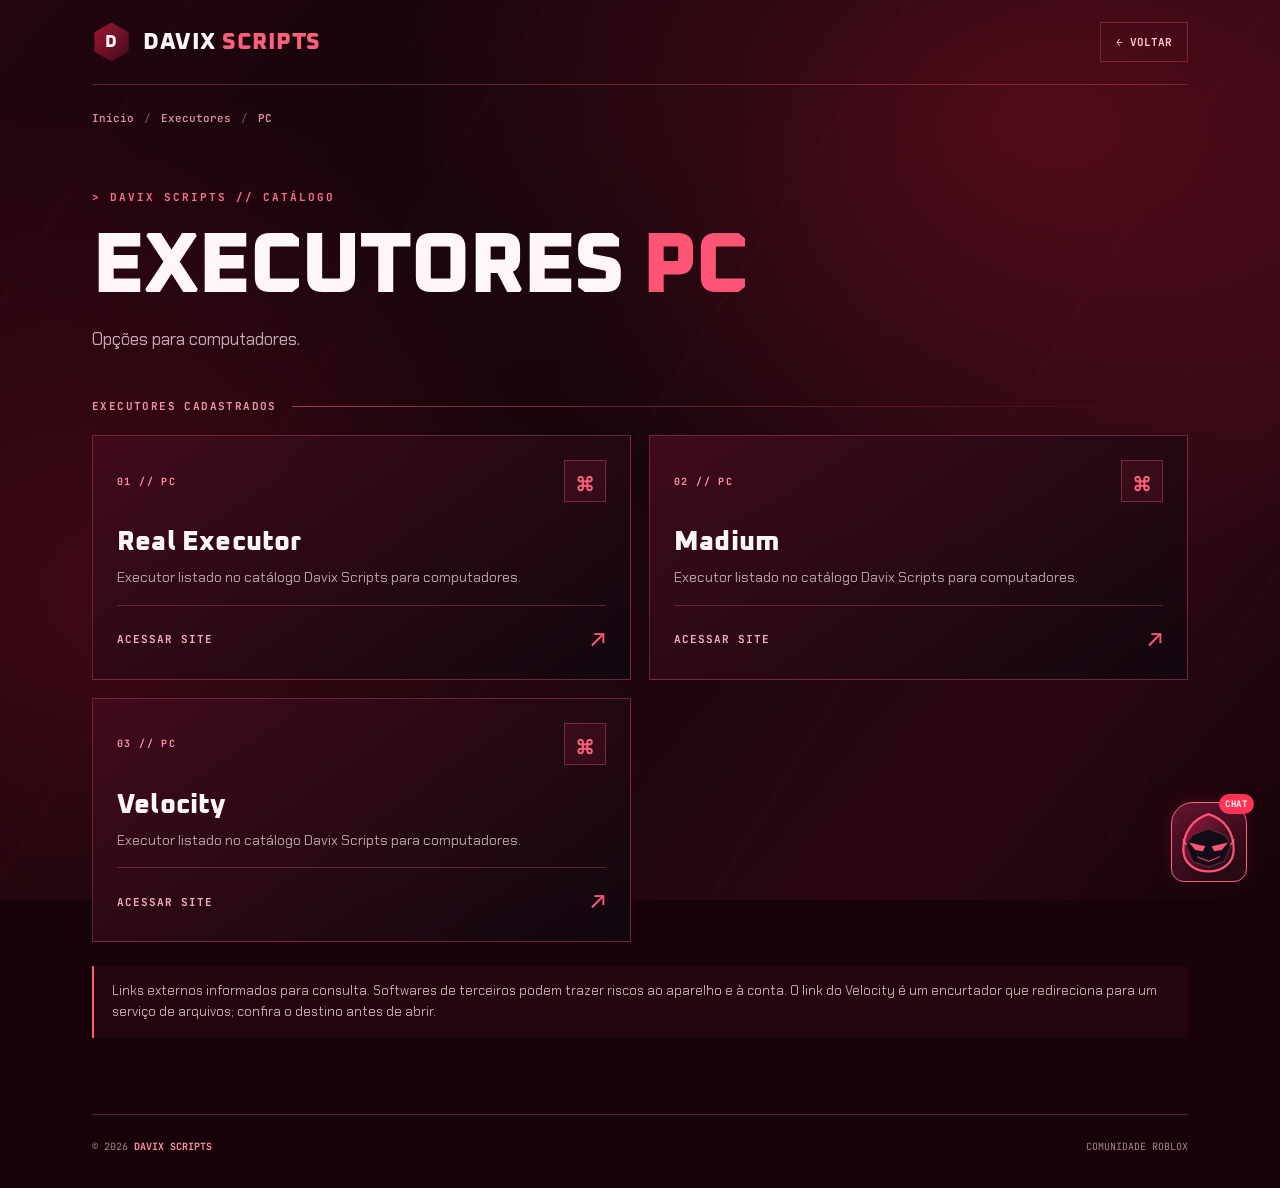
<file: executores-pc.html>
<!doctype html>
<html lang="pt-BR"><head>
<meta charset="UTF-8"><meta name="viewport" content="width=device-width,initial-scale=1"><meta name="theme-color" content="#27050f">
<meta name="description" content="Opções para computadores.">
<title>Executores PC | Davix Scripts</title>
<link rel="preconnect" href="https://fonts.googleapis.com"><link rel="preconnect" href="https://fonts.gstatic.com" crossorigin>
<link href="https://fonts.googleapis.com/css2?family=Chakra+Petch:wght@400;500;600;700&family=Oxanium:wght@500;600;700;800&family=JetBrains+Mono:wght@400;500;600;700&display=swap" rel="stylesheet">
<style>
:root{--red:#ff385d;--pink:#ff91a7;--ink:#12050c;--muted:#baa4ac;--line:rgba(255,99,128,.29)}
*{box-sizing:border-box}
html{scroll-behavior:smooth;background:#170309}
body{margin:0;min-height:100vh;color:#fff6f7;font-family:'Chakra Petch',Arial,sans-serif;background:radial-gradient(ellipse 850px 600px at 81% 13%,rgba(245,28,64,.26),transparent 77%),radial-gradient(ellipse 700px 660px at 10% 67%,rgba(188,15,44,.25),transparent 78%),linear-gradient(130deg,#22050f,#10050a 42%,#2b0712 80%,#16040b);background-attachment:fixed;overflow-x:hidden}
body:before{content:"";position:fixed;inset:0;pointer-events:none;z-index:0;background:repeating-linear-gradient(122deg,transparent 0 158px,rgba(255,70,99,.030) 160px 161px,transparent 163px 306px)}
a{color:inherit}
.wrap{max-width:1150px;margin:0 auto;padding:0 27px;position:relative;z-index:1}
.top{display:flex;gap:16px;align-items:center;justify-content:space-between;border-bottom:1px solid var(--line);min-height:85px}
.brand{text-decoration:none;display:flex;align-items:center;gap:12px;font:800 23px 'Oxanium','Chakra Petch',sans-serif;letter-spacing:.5px}
.brand-mark{display:grid;place-items:center;width:39px;height:39px;font:800 17px 'Oxanium',sans-serif;background:linear-gradient(135deg,#a61535,#3c0b1c);clip-path:polygon(50% 0,94% 25%,94% 75%,50% 100%,6% 75%,6% 25%)}
.brand strong{color:#ff607b;font-weight:800}
.back{border:1px solid var(--line);padding:12px 15px;text-decoration:none;font:700 11px 'JetBrains Mono',monospace;color:#ffc5ce;white-space:nowrap;transition:background .2s,border-color .2s}
.back:hover{background:rgba(255,62,89,.13);border-color:#ff6680}
.crumbs{display:flex;align-items:center;gap:10px;flex-wrap:wrap;padding-top:26px;color:#dc8e9e;font:600 11px 'JetBrains Mono',monospace}
.crumbs a{text-decoration:none;color:#dc8e9e}
.crumbs a:hover{text-decoration:underline}
.crumbs .sep{color:#7d4353}
.hero{padding:65px 0 36px}
.eyebrow{color:#ff6c89;font:700 11px 'JetBrains Mono',monospace;letter-spacing:2px}
.hero h1{font:800 clamp(47px,7vw,86px)/1 'Oxanium','Chakra Petch',sans-serif;letter-spacing:-2px;margin:20px 0 15px;text-transform:uppercase}
.hero h1 em{font-style:normal;color:#ff5575}
.hero p{color:#c4a9b3;font-size:17px;line-height:1.65;max-width:740px;margin:0}
.section-mark{color:#ef92a2;display:flex;align-items:center;gap:15px;font:700 11px 'JetBrains Mono',monospace;letter-spacing:1.4px;margin:10px 0 22px}
.section-mark:after{content:"";height:1px;background:linear-gradient(90deg,rgba(255,80,111,.60),transparent);flex:1}
.choice-grid{display:grid;grid-template-columns:repeat(2,minmax(0,1fr));gap:20px}
.choice-card{display:flex;flex-direction:column;min-height:286px;text-decoration:none;position:relative;overflow:hidden;background:linear-gradient(138deg,rgba(77,13,33,.93),rgba(24,7,16,.97));border:1px solid rgba(255,89,121,.4);padding:31px;transition:transform .3s,border-color .3s,box-shadow .3s}
.choice-card:before{content:"";position:absolute;left:0;top:0;width:100%;height:3px;background:linear-gradient(90deg,#ff375f,transparent 80%)}
.choice-card:after{content:"";position:absolute;width:220px;height:220px;border:1px solid rgba(255,76,109,.18);border-radius:50%;right:-88px;top:-100px;box-shadow:0 0 0 36px rgba(255,76,109,.04),0 0 0 75px rgba(255,76,109,.02)}
.choice-card:hover{transform:translateY(-6px);border-color:#ff6685;box-shadow:0 18px 55px rgba(255,33,77,.16)}
.choice-number{font:700 11px 'JetBrains Mono',monospace;letter-spacing:1.1px;color:#ff86a0}
.choice-glyph{font:700 43px 'Oxanium',sans-serif;color:#ff6c87;margin:20px 0 5px}
.choice-card h2{font:800 clamp(29px,4vw,43px) 'Oxanium',sans-serif;letter-spacing:0;margin:0 0 10px;text-transform:uppercase}
.choice-card p{font-size:15px;line-height:1.5;color:#c5a5b1;margin:0 0 24px;max-width:450px}
.choice-bottom{margin-top:auto;border-top:1px solid var(--line);display:flex;align-items:center;justify-content:space-between;padding-top:18px;font:700 11px 'JetBrains Mono',monospace;color:#f5abb9;letter-spacing:1px}
.choice-bottom b{font-size:24px;color:#ff577a}
.grid{display:grid;grid-template-columns:repeat(2,minmax(0,1fr));gap:18px}
.game{border:1px solid rgba(255,89,121,.35);background:linear-gradient(145deg,rgba(66,11,29,.92),rgba(17,7,14,.98));padding:24px;min-width:0;transition:transform .25s,border-color .25s}
.game:hover{transform:translateY(-3px);border-color:rgba(255,102,131,.7)}
.game .num,.game .kicker{font:700 10px 'JetBrains Mono',monospace;color:#ff91a3;letter-spacing:1.4px}
.game-top{display:flex;align-items:center;justify-content:space-between;gap:14px}
.game-glyph{display:grid;place-items:center;width:42px;height:42px;border:1px solid rgba(255,91,118,.35);color:#ff607d;background:rgba(255,55,90,.09);font:700 27px 'JetBrains Mono',monospace}
.game h2{font:800 27px 'Oxanium','Chakra Petch',sans-serif;margin:24px 0 7px;letter-spacing:.2px}
.game p{color:var(--muted);font-size:14px;line-height:1.55;margin:0 0 16px}
.codebox{background:#12070d;border:1px solid rgba(255,90,115,.24);padding:14px 15px;min-height:92px}
.codebox pre{white-space:pre-wrap;overflow-wrap:anywhere;word-break:break-word;color:#ffc5cf;font:12px/1.75 'JetBrains Mono',monospace;margin:0}
.actions{margin-top:14px;display:flex;align-items:center;gap:13px;flex-wrap:wrap}
.copy-btn{border:1px solid rgba(255,94,124,.72);background:#531026;color:#fff4f5;padding:11px 16px;font:700 11px 'JetBrains Mono',monospace;cursor:pointer;transition:background .2s}
.copy-btn:hover{background:#8d1b3d}
.copy-status{font:700 11px 'JetBrains Mono',monospace;color:#ffc0cb;min-height:1.2em}
.toolbar{display:flex;gap:15px;align-items:center;justify-content:space-between;margin:0 0 22px}
.search{outline:0;width:min(450px,100%);padding:14px 16px;background:#190a12;border:1px solid rgba(255,100,126,.36);font:15px 'Chakra Petch',sans-serif;color:white}
.search:focus{border-color:#ff6786}
.count{font:700 11px 'JetBrains Mono',monospace;color:#ff87a0;white-space:nowrap}
.empty{padding:25px;text-align:center;border:1px dashed var(--line);color:#e9aebc}
.info-note{border-left:2px solid #ff5d7b;background:rgba(255,57,91,.055);padding:15px 18px;color:#c2a8b2;font-size:13px;line-height:1.6;margin-top:24px}
.footer{border-top:1px solid var(--line);padding:25px 0 35px;color:#ac8391;font:10px 'JetBrains Mono',monospace;margin-top:76px;display:flex;justify-content:space-between;gap:16px}
.footer strong{color:#ff8ca2}
@media(max-width:760px){.choice-grid,.grid{grid-template-columns:1fr}.choice-card{min-height:250px}}
@media(max-width:490px){.wrap{padding:0 16px}.top{min-height:74px}.brand{font-size:18px}.brand-mark{width:32px;height:32px}.back{padding:10px;font-size:9px}.hero{padding-top:44px}.hero h1{letter-spacing:-1px}.toolbar{align-items:stretch;flex-direction:column}.choice-card{padding:24px}}
@media(prefers-reduced-motion:reduce){*,*:before,*:after{animation:none!important;transition:none!important}}



@keyframes fade-out{to{opacity:0;transform:translateY(-5px)}}
@keyframes fade-in{from{opacity:0;transform:translateY(5px)}to{opacity:1;transform:none}}

/* DAVIX / MOBILE PERFORMANCE MODE */
@media (max-width: 900px), (hover: none) and (pointer: coarse) {
  html { scroll-behavior: auto; background: #17050c; }
  body {
    background: linear-gradient(155deg, #310816 0%, #17050c 46%, #290914 100%) !important;
    background-attachment: scroll !important;
    animation: none !important;
    min-height: 100svh;
  }
  body::before, body::after { display: none !important; }
  *, *::before, *::after { animation: none !important; }
  .choice-card, .game {
    box-shadow: none !important;
    transition: border-color .16s ease !important;
  }
  .choice-card:hover, .game:hover { transform: none !important; }
  .choice-card:active { border-color: #ff708a !important; }
  .choice-card:focus-visible, .back:focus-visible, .copy-btn:focus-visible {
    outline: 2px solid #ff8197;
    outline-offset: 3px;
  }
  .codebox pre { overflow-wrap: anywhere; }
}


/* Links externos: destaque leve no desktop e sem animação pesada no mobile. */
.external-visit {
  display:flex;align-items:center;justify-content:space-between;gap:10px;
  margin-top:18px;padding:15px 17px;border:1px solid rgba(255,106,139,.65);
  background:linear-gradient(110deg,#64142d,#38101d);
  text-decoration:none;color:#fff4f6;
  font:700 11px "JetBrains Mono",monospace;letter-spacing:.35px;
  transition:background .18s ease,border-color .18s ease;
}
.external-visit:hover { background:#842044;border-color:#ff8ca4; }
.external-visit span:last-child { font-size:20px;line-height:1; }
.external-visit:focus-visible { outline:2px solid #ff91a7;outline-offset:3px; }
@media(max-width:900px), (hover:none) and (pointer:coarse) {
  .external-visit { transition:none; }
}


/* Cards de executores PC — link clicável em toda a área */
.executor-link {
  display: block;
  text-decoration: none;
  color: inherit;
  cursor: pointer;
}
.executor-link:focus-visible {
  outline: 2px solid #ff9aaf;
  outline-offset: 4px;
  border-color: #ff9aaf;
}
.executor-link:hover .choice-bottom,
.executor-link:focus-visible .choice-bottom {
  color: #ffffff;
}
.executor-link:active {
  border-color: #ff9aaf;
}

</style><link rel="stylesheet" href="davix-ninja.css">
<script src="davix-ninja.js" defer></script>
</head><body>
<div class="wrap"><header class="top"><a href="index.html" class="brand"><span class="brand-mark">D</span><span>DAVIX <strong>SCRIPTS</strong></span></a><a href="executores.html" class="back">← VOLTAR</a></header>
<nav class="crumbs" aria-label="Navegação"><a href="index.html">Início</a> <span class="sep">/</span> <a href="executores.html">Executores</a> <span class="sep">/</span> <strong>PC</strong></nav>
<main><section class="hero"><div class="eyebrow">&gt; DAVIX SCRIPTS // CATÁLOGO</div><h1>Executores <em>PC</em></h1><p>Opções para computadores.</p></section><div class="section-mark">EXECUTORES CADASTRADOS</div><div class="grid"><a class="game executor-link" href="https://projectreal.gg/download/" target="_blank" rel="noopener noreferrer" aria-label="Abrir site externo de Real Executor"><div class="game-top"><span class="num">01 // PC</span><span class="game-glyph" aria-hidden="true">⌘</span></div><h2>Real Executor</h2><p>Executor listado no catálogo Davix Scripts para computadores.</p><div class="choice-bottom">ACESSAR SITE <b aria-hidden="true">↗</b></div></a><a class="game executor-link" href="https://madium.net/" target="_blank" rel="noopener noreferrer" aria-label="Abrir site externo de Madium"><div class="game-top"><span class="num">02 // PC</span><span class="game-glyph" aria-hidden="true">⌘</span></div><h2>Madium</h2><p>Executor listado no catálogo Davix Scripts para computadores.</p><div class="choice-bottom">ACESSAR SITE <b aria-hidden="true">↗</b></div></a><a class="game executor-link" href="https://fgd8.short.gy/VELOCITY" target="_blank" rel="noopener noreferrer" aria-label="Abrir site externo de Velocity"><div class="game-top"><span class="num">03 // PC</span><span class="game-glyph" aria-hidden="true">⌘</span></div><h2>Velocity</h2><p>Executor listado no catálogo Davix Scripts para computadores.</p><div class="choice-bottom">ACESSAR SITE <b aria-hidden="true">↗</b></div></a></div><p class="info-note">Links externos informados para consulta. Softwares de terceiros podem trazer riscos ao aparelho e à conta. O link do Velocity é um encurtador que redireciona para um serviço de arquivos; confira o destino antes de abrir.</p></main>
<footer class="footer"><span>© 2026 <strong>DAVIX SCRIPTS</strong></span><span>COMUNIDADE ROBLOX</span></footer></div>
</body></html>
</file>
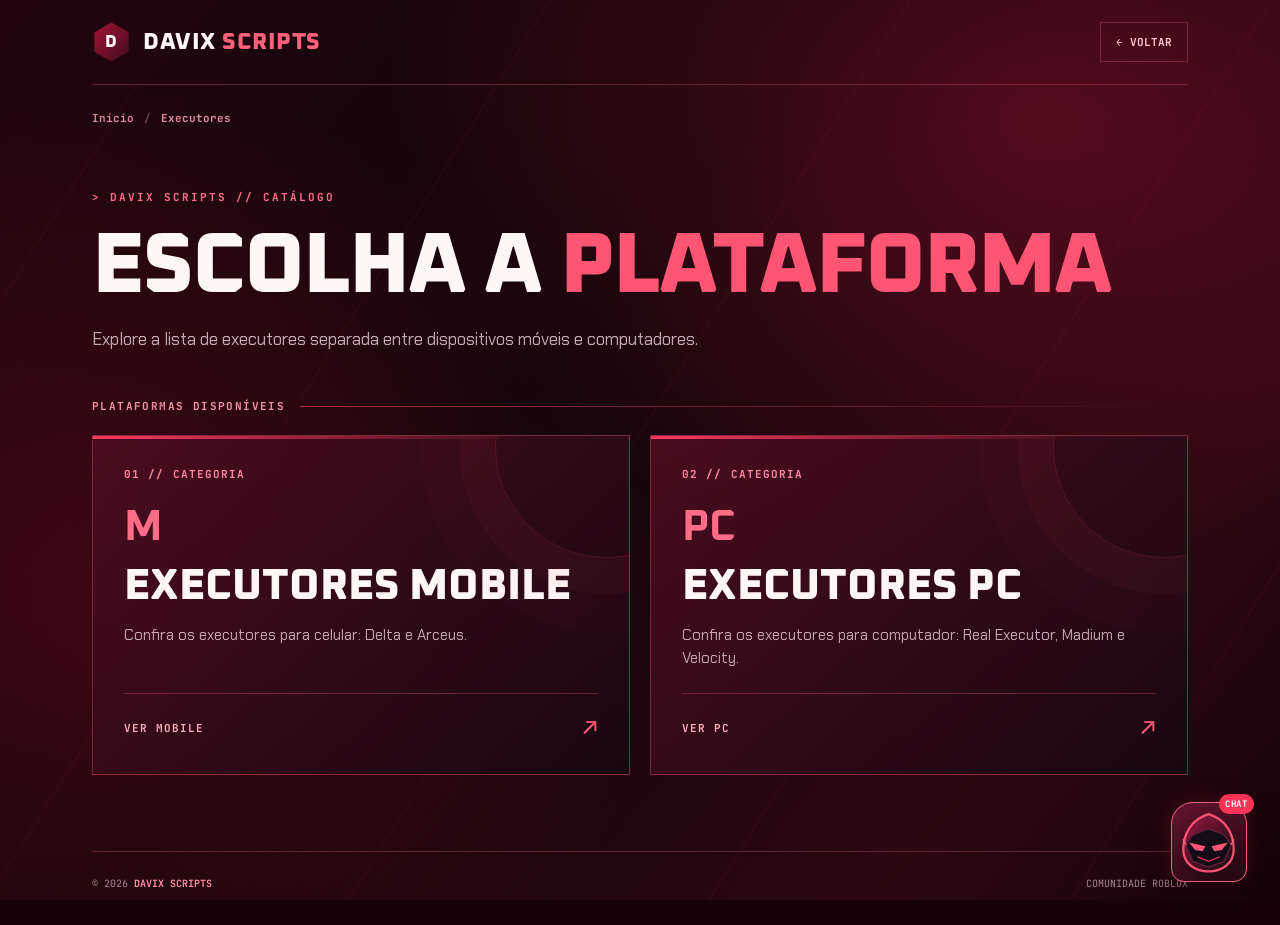
<file: executores.html>
<!doctype html>
<html lang="pt-BR"><head>
<meta charset="UTF-8"><meta name="viewport" content="width=device-width,initial-scale=1"><meta name="theme-color" content="#27050f">
<meta name="description" content="Explore a lista de executores separada entre dispositivos móveis e computadores.">
<title>Executores | Davix Scripts</title>
<link rel="preconnect" href="https://fonts.googleapis.com"><link rel="preconnect" href="https://fonts.gstatic.com" crossorigin>
<link href="https://fonts.googleapis.com/css2?family=Chakra+Petch:wght@400;500;600;700&family=Oxanium:wght@500;600;700;800&family=JetBrains+Mono:wght@400;500;600;700&display=swap" rel="stylesheet">
<style>
:root{--red:#ff385d;--pink:#ff91a7;--ink:#12050c;--muted:#baa4ac;--line:rgba(255,99,128,.29)}
*{box-sizing:border-box}
html{scroll-behavior:smooth;background:#170309}
body{margin:0;min-height:100vh;color:#fff6f7;font-family:'Chakra Petch',Arial,sans-serif;background:radial-gradient(ellipse 850px 600px at 81% 13%,rgba(245,28,64,.26),transparent 77%),radial-gradient(ellipse 700px 660px at 10% 67%,rgba(188,15,44,.25),transparent 78%),linear-gradient(130deg,#22050f,#10050a 42%,#2b0712 80%,#16040b);background-attachment:fixed;overflow-x:hidden}
body:before{content:"";position:fixed;inset:0;pointer-events:none;z-index:0;background:repeating-linear-gradient(122deg,transparent 0 158px,rgba(255,70,99,.030) 160px 161px,transparent 163px 306px)}
a{color:inherit}
.wrap{max-width:1150px;margin:0 auto;padding:0 27px;position:relative;z-index:1}
.top{display:flex;gap:16px;align-items:center;justify-content:space-between;border-bottom:1px solid var(--line);min-height:85px}
.brand{text-decoration:none;display:flex;align-items:center;gap:12px;font:800 23px 'Oxanium','Chakra Petch',sans-serif;letter-spacing:.5px}
.brand-mark{display:grid;place-items:center;width:39px;height:39px;font:800 17px 'Oxanium',sans-serif;background:linear-gradient(135deg,#a61535,#3c0b1c);clip-path:polygon(50% 0,94% 25%,94% 75%,50% 100%,6% 75%,6% 25%)}
.brand strong{color:#ff607b;font-weight:800}
.back{border:1px solid var(--line);padding:12px 15px;text-decoration:none;font:700 11px 'JetBrains Mono',monospace;color:#ffc5ce;white-space:nowrap;transition:background .2s,border-color .2s}
.back:hover{background:rgba(255,62,89,.13);border-color:#ff6680}
.crumbs{display:flex;align-items:center;gap:10px;flex-wrap:wrap;padding-top:26px;color:#dc8e9e;font:600 11px 'JetBrains Mono',monospace}
.crumbs a{text-decoration:none;color:#dc8e9e}
.crumbs a:hover{text-decoration:underline}
.crumbs .sep{color:#7d4353}
.hero{padding:65px 0 36px}
.eyebrow{color:#ff6c89;font:700 11px 'JetBrains Mono',monospace;letter-spacing:2px}
.hero h1{font:800 clamp(47px,7vw,86px)/1 'Oxanium','Chakra Petch',sans-serif;letter-spacing:-2px;margin:20px 0 15px;text-transform:uppercase}
.hero h1 em{font-style:normal;color:#ff5575}
.hero p{color:#c4a9b3;font-size:17px;line-height:1.65;max-width:740px;margin:0}
.section-mark{color:#ef92a2;display:flex;align-items:center;gap:15px;font:700 11px 'JetBrains Mono',monospace;letter-spacing:1.4px;margin:10px 0 22px}
.section-mark:after{content:"";height:1px;background:linear-gradient(90deg,rgba(255,80,111,.60),transparent);flex:1}
.choice-grid{display:grid;grid-template-columns:repeat(2,minmax(0,1fr));gap:20px}
.choice-card{display:flex;flex-direction:column;min-height:286px;text-decoration:none;position:relative;overflow:hidden;background:linear-gradient(138deg,rgba(77,13,33,.93),rgba(24,7,16,.97));border:1px solid rgba(255,89,121,.4);padding:31px;transition:transform .3s,border-color .3s,box-shadow .3s}
.choice-card:before{content:"";position:absolute;left:0;top:0;width:100%;height:3px;background:linear-gradient(90deg,#ff375f,transparent 80%)}
.choice-card:after{content:"";position:absolute;width:220px;height:220px;border:1px solid rgba(255,76,109,.18);border-radius:50%;right:-88px;top:-100px;box-shadow:0 0 0 36px rgba(255,76,109,.04),0 0 0 75px rgba(255,76,109,.02)}
.choice-card:hover{transform:translateY(-6px);border-color:#ff6685;box-shadow:0 18px 55px rgba(255,33,77,.16)}
.choice-number{font:700 11px 'JetBrains Mono',monospace;letter-spacing:1.1px;color:#ff86a0}
.choice-glyph{font:700 43px 'Oxanium',sans-serif;color:#ff6c87;margin:20px 0 5px}
.choice-card h2{font:800 clamp(29px,4vw,43px) 'Oxanium',sans-serif;letter-spacing:0;margin:0 0 10px;text-transform:uppercase}
.choice-card p{font-size:15px;line-height:1.5;color:#c5a5b1;margin:0 0 24px;max-width:450px}
.choice-bottom{margin-top:auto;border-top:1px solid var(--line);display:flex;align-items:center;justify-content:space-between;padding-top:18px;font:700 11px 'JetBrains Mono',monospace;color:#f5abb9;letter-spacing:1px}
.choice-bottom b{font-size:24px;color:#ff577a}
.grid{display:grid;grid-template-columns:repeat(2,minmax(0,1fr));gap:18px}
.game{border:1px solid rgba(255,89,121,.35);background:linear-gradient(145deg,rgba(66,11,29,.92),rgba(17,7,14,.98));padding:24px;min-width:0;transition:transform .25s,border-color .25s}
.game:hover{transform:translateY(-3px);border-color:rgba(255,102,131,.7)}
.game .num,.game .kicker{font:700 10px 'JetBrains Mono',monospace;color:#ff91a3;letter-spacing:1.4px}
.game-top{display:flex;align-items:center;justify-content:space-between;gap:14px}
.game-glyph{display:grid;place-items:center;width:42px;height:42px;border:1px solid rgba(255,91,118,.35);color:#ff607d;background:rgba(255,55,90,.09);font:700 27px 'JetBrains Mono',monospace}
.game h2{font:800 27px 'Oxanium','Chakra Petch',sans-serif;margin:24px 0 7px;letter-spacing:.2px}
.game p{color:var(--muted);font-size:14px;line-height:1.55;margin:0 0 16px}
.codebox{background:#12070d;border:1px solid rgba(255,90,115,.24);padding:14px 15px;min-height:92px}
.codebox pre{white-space:pre-wrap;overflow-wrap:anywhere;word-break:break-word;color:#ffc5cf;font:12px/1.75 'JetBrains Mono',monospace;margin:0}
.actions{margin-top:14px;display:flex;align-items:center;gap:13px;flex-wrap:wrap}
.copy-btn{border:1px solid rgba(255,94,124,.72);background:#531026;color:#fff4f5;padding:11px 16px;font:700 11px 'JetBrains Mono',monospace;cursor:pointer;transition:background .2s}
.copy-btn:hover{background:#8d1b3d}
.copy-status{font:700 11px 'JetBrains Mono',monospace;color:#ffc0cb;min-height:1.2em}
.toolbar{display:flex;gap:15px;align-items:center;justify-content:space-between;margin:0 0 22px}
.search{outline:0;width:min(450px,100%);padding:14px 16px;background:#190a12;border:1px solid rgba(255,100,126,.36);font:15px 'Chakra Petch',sans-serif;color:white}
.search:focus{border-color:#ff6786}
.count{font:700 11px 'JetBrains Mono',monospace;color:#ff87a0;white-space:nowrap}
.empty{padding:25px;text-align:center;border:1px dashed var(--line);color:#e9aebc}
.info-note{border-left:2px solid #ff5d7b;background:rgba(255,57,91,.055);padding:15px 18px;color:#c2a8b2;font-size:13px;line-height:1.6;margin-top:24px}
.footer{border-top:1px solid var(--line);padding:25px 0 35px;color:#ac8391;font:10px 'JetBrains Mono',monospace;margin-top:76px;display:flex;justify-content:space-between;gap:16px}
.footer strong{color:#ff8ca2}
@media(max-width:760px){.choice-grid,.grid{grid-template-columns:1fr}.choice-card{min-height:250px}}
@media(max-width:490px){.wrap{padding:0 16px}.top{min-height:74px}.brand{font-size:18px}.brand-mark{width:32px;height:32px}.back{padding:10px;font-size:9px}.hero{padding-top:44px}.hero h1{letter-spacing:-1px}.toolbar{align-items:stretch;flex-direction:column}.choice-card{padding:24px}}
@media(prefers-reduced-motion:reduce){*,*:before,*:after{animation:none!important;transition:none!important}}



@keyframes fade-out{to{opacity:0;transform:translateY(-5px)}}
@keyframes fade-in{from{opacity:0;transform:translateY(5px)}to{opacity:1;transform:none}}

/* DAVIX / MOBILE PERFORMANCE MODE */
@media (max-width: 900px), (hover: none) and (pointer: coarse) {
  html { scroll-behavior: auto; background: #17050c; }
  body {
    background: linear-gradient(155deg, #310816 0%, #17050c 46%, #290914 100%) !important;
    background-attachment: scroll !important;
    animation: none !important;
    min-height: 100svh;
  }
  body::before, body::after { display: none !important; }
  *, *::before, *::after { animation: none !important; }
  .choice-card, .game {
    box-shadow: none !important;
    transition: border-color .16s ease !important;
  }
  .choice-card:hover, .game:hover { transform: none !important; }
  .choice-card:active { border-color: #ff708a !important; }
  .choice-card:focus-visible, .back:focus-visible, .copy-btn:focus-visible {
    outline: 2px solid #ff8197;
    outline-offset: 3px;
  }
  .codebox pre { overflow-wrap: anywhere; }
}

</style><link rel="stylesheet" href="davix-ninja.css">
<script src="davix-ninja.js" defer></script>
</head><body>
<div class="wrap"><header class="top"><a href="index.html" class="brand"><span class="brand-mark">D</span><span>DAVIX <strong>SCRIPTS</strong></span></a><a href="index.html" class="back">← VOLTAR</a></header>
<nav class="crumbs" aria-label="Navegação"><a href="index.html">Início</a> <span class="sep">/</span> <strong>Executores</strong></nav>
<main><section class="hero"><div class="eyebrow">&gt; DAVIX SCRIPTS // CATÁLOGO</div><h1>Escolha a <em>Plataforma</em></h1><p>Explore a lista de executores separada entre dispositivos móveis e computadores.</p></section><div class="section-mark">PLATAFORMAS DISPONÍVEIS</div>
<div class="choice-grid"><a class="choice-card" href="executores-mobile.html"><span class="choice-number">01 // CATEGORIA</span><span class="choice-glyph" aria-hidden="true">M</span><h2>Executores Mobile</h2><p>Confira os executores para celular: Delta e Arceus.</p><span class="choice-bottom">VER MOBILE <b aria-hidden="true">↗</b></span></a><a class="choice-card" href="executores-pc.html"><span class="choice-number">02 // CATEGORIA</span><span class="choice-glyph" aria-hidden="true">PC</span><h2>Executores PC</h2><p>Confira os executores para computador: Real Executor, Madium e Velocity.</p><span class="choice-bottom">VER PC <b aria-hidden="true">↗</b></span></a></div></main>
<footer class="footer"><span>© 2026 <strong>DAVIX SCRIPTS</strong></span><span>COMUNIDADE ROBLOX</span></footer></div>
</body></html>
</file>
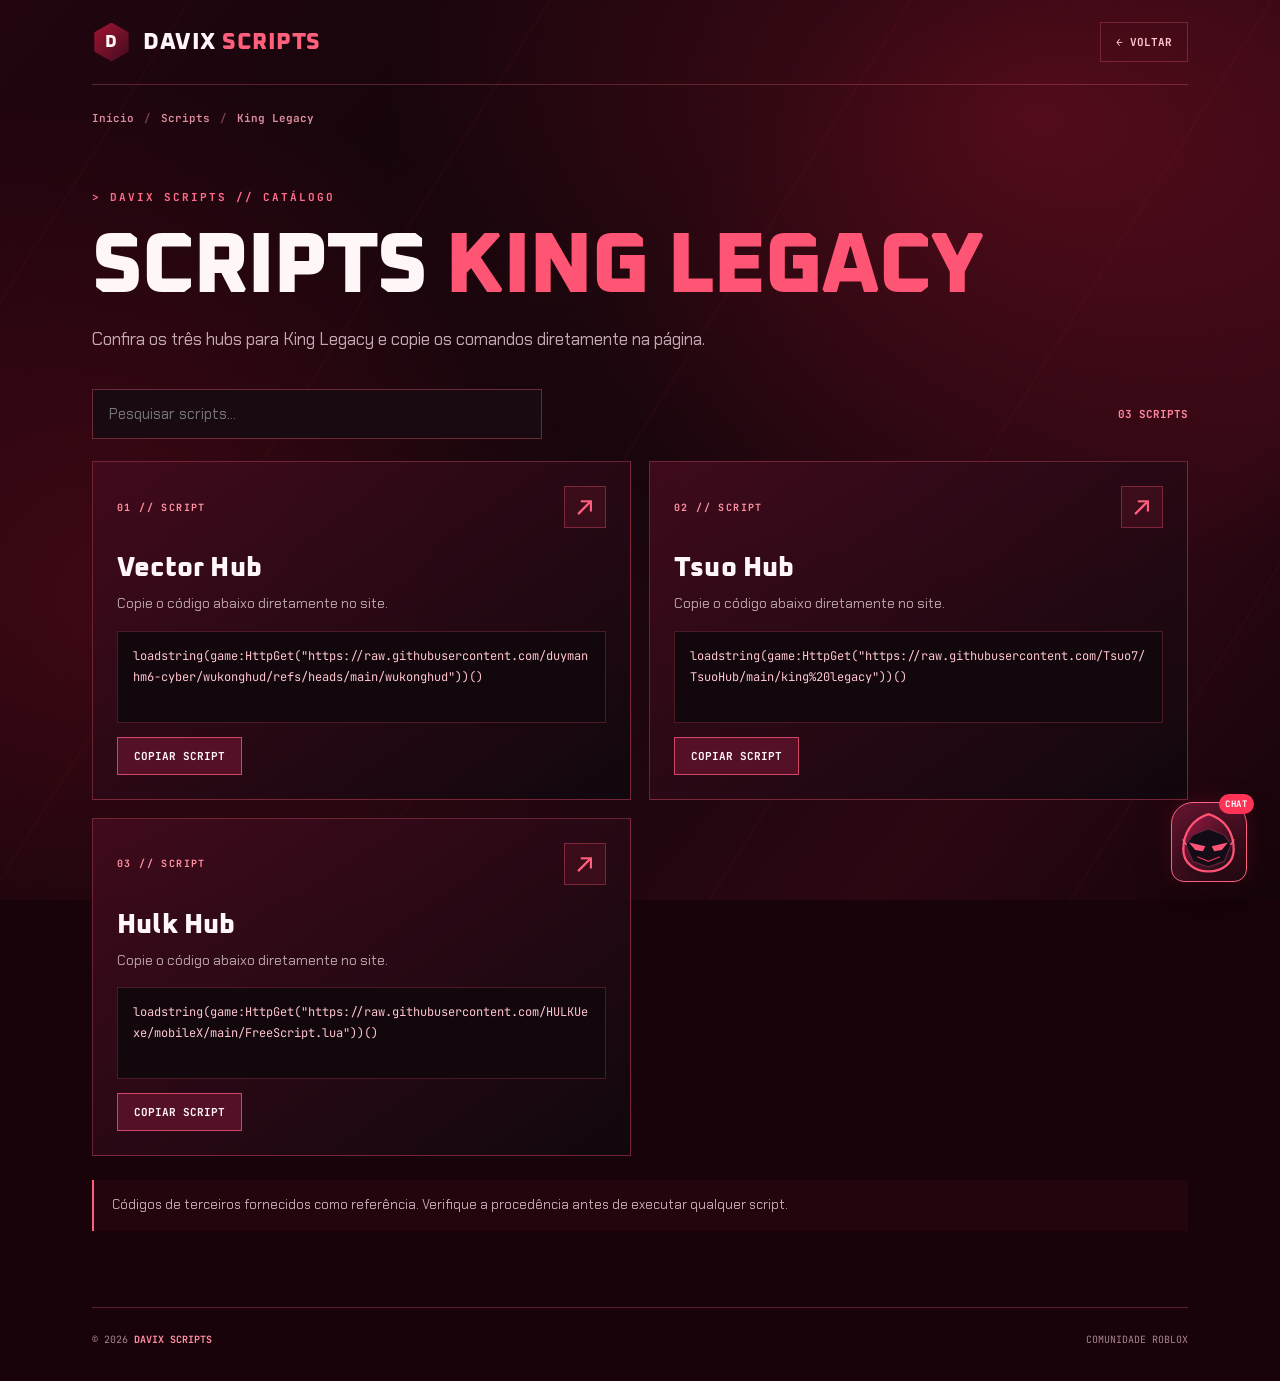
<file: king-legacy.html>
<!doctype html>
<html lang="pt-BR"><head>
<meta charset="UTF-8"><meta name="viewport" content="width=device-width,initial-scale=1"><meta name="theme-color" content="#27050f">
<meta name="description" content="Confira os três hubs para King Legacy e copie os comandos diretamente na página.">
<title>King Legacy | Davix Scripts</title>
<link rel="preconnect" href="https://fonts.googleapis.com"><link rel="preconnect" href="https://fonts.gstatic.com" crossorigin>
<link href="https://fonts.googleapis.com/css2?family=Chakra+Petch:wght@400;500;600;700&family=Oxanium:wght@500;600;700;800&family=JetBrains+Mono:wght@400;500;600;700&display=swap" rel="stylesheet">
<style>
:root{--red:#ff385d;--pink:#ff91a7;--ink:#12050c;--muted:#baa4ac;--line:rgba(255,99,128,.29)}
*{box-sizing:border-box}
html{scroll-behavior:smooth;background:#170309}
body{margin:0;min-height:100vh;color:#fff6f7;font-family:'Chakra Petch',Arial,sans-serif;background:radial-gradient(ellipse 850px 600px at 81% 13%,rgba(245,28,64,.26),transparent 77%),radial-gradient(ellipse 700px 660px at 10% 67%,rgba(188,15,44,.25),transparent 78%),linear-gradient(130deg,#22050f,#10050a 42%,#2b0712 80%,#16040b);background-attachment:fixed;overflow-x:hidden}
body:before{content:"";position:fixed;inset:0;pointer-events:none;z-index:0;background:repeating-linear-gradient(122deg,transparent 0 158px,rgba(255,70,99,.030) 160px 161px,transparent 163px 306px)}
a{color:inherit}
.wrap{max-width:1150px;margin:0 auto;padding:0 27px;position:relative;z-index:1}
.top{display:flex;gap:16px;align-items:center;justify-content:space-between;border-bottom:1px solid var(--line);min-height:85px}
.brand{text-decoration:none;display:flex;align-items:center;gap:12px;font:800 23px 'Oxanium','Chakra Petch',sans-serif;letter-spacing:.5px}
.brand-mark{display:grid;place-items:center;width:39px;height:39px;font:800 17px 'Oxanium',sans-serif;background:linear-gradient(135deg,#a61535,#3c0b1c);clip-path:polygon(50% 0,94% 25%,94% 75%,50% 100%,6% 75%,6% 25%)}
.brand strong{color:#ff607b;font-weight:800}
.back{border:1px solid var(--line);padding:12px 15px;text-decoration:none;font:700 11px 'JetBrains Mono',monospace;color:#ffc5ce;white-space:nowrap;transition:background .2s,border-color .2s}
.back:hover{background:rgba(255,62,89,.13);border-color:#ff6680}
.crumbs{display:flex;align-items:center;gap:10px;flex-wrap:wrap;padding-top:26px;color:#dc8e9e;font:600 11px 'JetBrains Mono',monospace}
.crumbs a{text-decoration:none;color:#dc8e9e}
.crumbs a:hover{text-decoration:underline}
.crumbs .sep{color:#7d4353}
.hero{padding:65px 0 36px}
.eyebrow{color:#ff6c89;font:700 11px 'JetBrains Mono',monospace;letter-spacing:2px}
.hero h1{font:800 clamp(47px,7vw,86px)/1 'Oxanium','Chakra Petch',sans-serif;letter-spacing:-2px;margin:20px 0 15px;text-transform:uppercase}
.hero h1 em{font-style:normal;color:#ff5575}
.hero p{color:#c4a9b3;font-size:17px;line-height:1.65;max-width:740px;margin:0}
.section-mark{color:#ef92a2;display:flex;align-items:center;gap:15px;font:700 11px 'JetBrains Mono',monospace;letter-spacing:1.4px;margin:10px 0 22px}
.section-mark:after{content:"";height:1px;background:linear-gradient(90deg,rgba(255,80,111,.60),transparent);flex:1}
.choice-grid{display:grid;grid-template-columns:repeat(2,minmax(0,1fr));gap:20px}
.choice-card{display:flex;flex-direction:column;min-height:286px;text-decoration:none;position:relative;overflow:hidden;background:linear-gradient(138deg,rgba(77,13,33,.93),rgba(24,7,16,.97));border:1px solid rgba(255,89,121,.4);padding:31px;transition:transform .3s,border-color .3s,box-shadow .3s}
.choice-card:before{content:"";position:absolute;left:0;top:0;width:100%;height:3px;background:linear-gradient(90deg,#ff375f,transparent 80%)}
.choice-card:after{content:"";position:absolute;width:220px;height:220px;border:1px solid rgba(255,76,109,.18);border-radius:50%;right:-88px;top:-100px;box-shadow:0 0 0 36px rgba(255,76,109,.04),0 0 0 75px rgba(255,76,109,.02)}
.choice-card:hover{transform:translateY(-6px);border-color:#ff6685;box-shadow:0 18px 55px rgba(255,33,77,.16)}
.choice-number{font:700 11px 'JetBrains Mono',monospace;letter-spacing:1.1px;color:#ff86a0}
.choice-glyph{font:700 43px 'Oxanium',sans-serif;color:#ff6c87;margin:20px 0 5px}
.choice-card h2{font:800 clamp(29px,4vw,43px) 'Oxanium',sans-serif;letter-spacing:0;margin:0 0 10px;text-transform:uppercase}
.choice-card p{font-size:15px;line-height:1.5;color:#c5a5b1;margin:0 0 24px;max-width:450px}
.choice-bottom{margin-top:auto;border-top:1px solid var(--line);display:flex;align-items:center;justify-content:space-between;padding-top:18px;font:700 11px 'JetBrains Mono',monospace;color:#f5abb9;letter-spacing:1px}
.choice-bottom b{font-size:24px;color:#ff577a}
.grid{display:grid;grid-template-columns:repeat(2,minmax(0,1fr));gap:18px}
.game{border:1px solid rgba(255,89,121,.35);background:linear-gradient(145deg,rgba(66,11,29,.92),rgba(17,7,14,.98));padding:24px;min-width:0;transition:transform .25s,border-color .25s}
.game:hover{transform:translateY(-3px);border-color:rgba(255,102,131,.7)}
.game .num,.game .kicker{font:700 10px 'JetBrains Mono',monospace;color:#ff91a3;letter-spacing:1.4px}
.game-top{display:flex;align-items:center;justify-content:space-between;gap:14px}
.game-glyph{display:grid;place-items:center;width:42px;height:42px;border:1px solid rgba(255,91,118,.35);color:#ff607d;background:rgba(255,55,90,.09);font:700 27px 'JetBrains Mono',monospace}
.game h2{font:800 27px 'Oxanium','Chakra Petch',sans-serif;margin:24px 0 7px;letter-spacing:.2px}
.game p{color:var(--muted);font-size:14px;line-height:1.55;margin:0 0 16px}
.codebox{background:#12070d;border:1px solid rgba(255,90,115,.24);padding:14px 15px;min-height:92px}
.codebox pre{white-space:pre-wrap;overflow-wrap:anywhere;word-break:break-word;color:#ffc5cf;font:12px/1.75 'JetBrains Mono',monospace;margin:0}
.actions{margin-top:14px;display:flex;align-items:center;gap:13px;flex-wrap:wrap}
.copy-btn{border:1px solid rgba(255,94,124,.72);background:#531026;color:#fff4f5;padding:11px 16px;font:700 11px 'JetBrains Mono',monospace;cursor:pointer;transition:background .2s}
.copy-btn:hover{background:#8d1b3d}
.copy-status{font:700 11px 'JetBrains Mono',monospace;color:#ffc0cb;min-height:1.2em}
.toolbar{display:flex;gap:15px;align-items:center;justify-content:space-between;margin:0 0 22px}
.search{outline:0;width:min(450px,100%);padding:14px 16px;background:#190a12;border:1px solid rgba(255,100,126,.36);font:15px 'Chakra Petch',sans-serif;color:white}
.search:focus{border-color:#ff6786}
.count{font:700 11px 'JetBrains Mono',monospace;color:#ff87a0;white-space:nowrap}
.empty{padding:25px;text-align:center;border:1px dashed var(--line);color:#e9aebc}
.info-note{border-left:2px solid #ff5d7b;background:rgba(255,57,91,.055);padding:15px 18px;color:#c2a8b2;font-size:13px;line-height:1.6;margin-top:24px}
.footer{border-top:1px solid var(--line);padding:25px 0 35px;color:#ac8391;font:10px 'JetBrains Mono',monospace;margin-top:76px;display:flex;justify-content:space-between;gap:16px}
.footer strong{color:#ff8ca2}
@media(max-width:760px){.choice-grid,.grid{grid-template-columns:1fr}.choice-card{min-height:250px}}
@media(max-width:490px){.wrap{padding:0 16px}.top{min-height:74px}.brand{font-size:18px}.brand-mark{width:32px;height:32px}.back{padding:10px;font-size:9px}.hero{padding-top:44px}.hero h1{letter-spacing:-1px}.toolbar{align-items:stretch;flex-direction:column}.choice-card{padding:24px}}
@media(prefers-reduced-motion:reduce){*,*:before,*:after{animation:none!important;transition:none!important}}



@keyframes fade-out{to{opacity:0;transform:translateY(-5px)}}
@keyframes fade-in{from{opacity:0;transform:translateY(5px)}to{opacity:1;transform:none}}

/* DAVIX / MOBILE PERFORMANCE MODE */
@media (max-width: 900px), (hover: none) and (pointer: coarse) {
  html { scroll-behavior: auto; background: #17050c; }
  body {
    background: linear-gradient(155deg, #310816 0%, #17050c 46%, #290914 100%) !important;
    background-attachment: scroll !important;
    animation: none !important;
    min-height: 100svh;
  }
  body::before, body::after { display: none !important; }
  *, *::before, *::after { animation: none !important; }
  .choice-card, .game {
    box-shadow: none !important;
    transition: border-color .16s ease !important;
  }
  .choice-card:hover, .game:hover { transform: none !important; }
  .choice-card:active { border-color: #ff708a !important; }
  .choice-card:focus-visible, .back:focus-visible, .copy-btn:focus-visible {
    outline: 2px solid #ff8197;
    outline-offset: 3px;
  }
  .codebox pre { overflow-wrap: anywhere; }
}

</style><link rel="stylesheet" href="davix-ninja.css">
<script src="davix-ninja.js" defer></script>
</head><body>
<div class="wrap"><header class="top"><a href="index.html" class="brand"><span class="brand-mark">D</span><span>DAVIX <strong>SCRIPTS</strong></span></a><a href="scripts.html" class="back">← VOLTAR</a></header>
<nav class="crumbs" aria-label="Navegação"><a href="index.html">Início</a> <span class="sep">/</span> <a href="scripts.html">Scripts</a> <span class="sep">/</span> <strong>King Legacy</strong></nav>
<main><section class="hero"><div class="eyebrow">&gt; DAVIX SCRIPTS // CATÁLOGO</div><h1>Scripts <em>King Legacy</em></h1><p>Confira os três hubs para King Legacy e copie os comandos diretamente na página.</p></section><div class="toolbar"><input class="search" id="search" type="search" placeholder="Pesquisar scripts..." aria-label="Pesquisar scripts"><span id="count" class="count">03 SCRIPTS</span></div><div class="grid"><article class="game" data-name="Vector Hub"><div class="game-top"><span class="num">01 // SCRIPT</span><span class="game-glyph" aria-hidden="true">↗</span></div><h2>Vector Hub</h2><p>Copie o código abaixo diretamente no site.</p><div class="codebox"><pre>loadstring(game:HttpGet(&quot;https://raw.githubusercontent.com/duymanhm6-cyber/wukonghud/refs/heads/main/wukonghud&quot;))()</pre></div><div class="actions"><button class="copy-btn" type="button">COPIAR SCRIPT</button><span class="copy-status" role="status" aria-live="polite"></span></div></article><article class="game" data-name="Tsuo Hub"><div class="game-top"><span class="num">02 // SCRIPT</span><span class="game-glyph" aria-hidden="true">↗</span></div><h2>Tsuo Hub</h2><p>Copie o código abaixo diretamente no site.</p><div class="codebox"><pre>loadstring(game:HttpGet(&quot;https://raw.githubusercontent.com/Tsuo7/TsuoHub/main/king%20legacy&quot;))()</pre></div><div class="actions"><button class="copy-btn" type="button">COPIAR SCRIPT</button><span class="copy-status" role="status" aria-live="polite"></span></div></article><article class="game" data-name="Hulk Hub"><div class="game-top"><span class="num">03 // SCRIPT</span><span class="game-glyph" aria-hidden="true">↗</span></div><h2>Hulk Hub</h2><p>Copie o código abaixo diretamente no site.</p><div class="codebox"><pre>loadstring(game:HttpGet(&quot;https://raw.githubusercontent.com/HULKUexe/mobileX/main/FreeScript.lua&quot;))()</pre></div><div class="actions"><button class="copy-btn" type="button">COPIAR SCRIPT</button><span class="copy-status" role="status" aria-live="polite"></span></div></article></div><p class="empty" id="empty" hidden>Nenhum script encontrado.</p><p class="info-note">Códigos de terceiros fornecidos como referência. Verifique a procedência antes de executar qualquer script.</p></main>
<footer class="footer"><span>© 2026 <strong>DAVIX SCRIPTS</strong></span><span>COMUNIDADE ROBLOX</span></footer></div>
<script>
(function(){
 const search=document.getElementById('search');
 if(search){
   const games=Array.from(document.querySelectorAll('.game'));
   const count=document.getElementById('count');
   const empty=document.getElementById('empty');
   const refresh=()=>{
     const q=search.value.trim().toLocaleLowerCase('pt-BR');
     let shown=0;
     games.forEach(card=>{
       const ok=(card.dataset.name||'').toLocaleLowerCase('pt-BR').includes(q);
       card.hidden=!ok;if(ok)shown++;
     });
     count.textContent=String(shown).padStart(2,'0')+(shown===1?' SCRIPT':' SCRIPTS');
     empty.hidden=shown!==0;
   };
   search.addEventListener('input',refresh);
 }
 document.querySelectorAll('.copy-btn').forEach(button=>{
   button.addEventListener('click',async()=>{
     const code=button.parentElement.parentElement.querySelector('pre').innerText;
     const status=button.parentElement.querySelector('.copy-status');
     let done=false;
     try{await navigator.clipboard.writeText(code);done=true}catch(e){}
     if(!done){
       const box=document.createElement('textarea');box.value=code;box.style.position='fixed';box.style.opacity='0';document.body.appendChild(box);box.select();
       try{done=document.execCommand('copy')}catch(e){}box.remove();
     }
     status.textContent=done?'✓ COPIADO':'SELECIONE O CÓDIGO PARA COPIAR';
   });
 });
})();
</script></body></html>
</file>
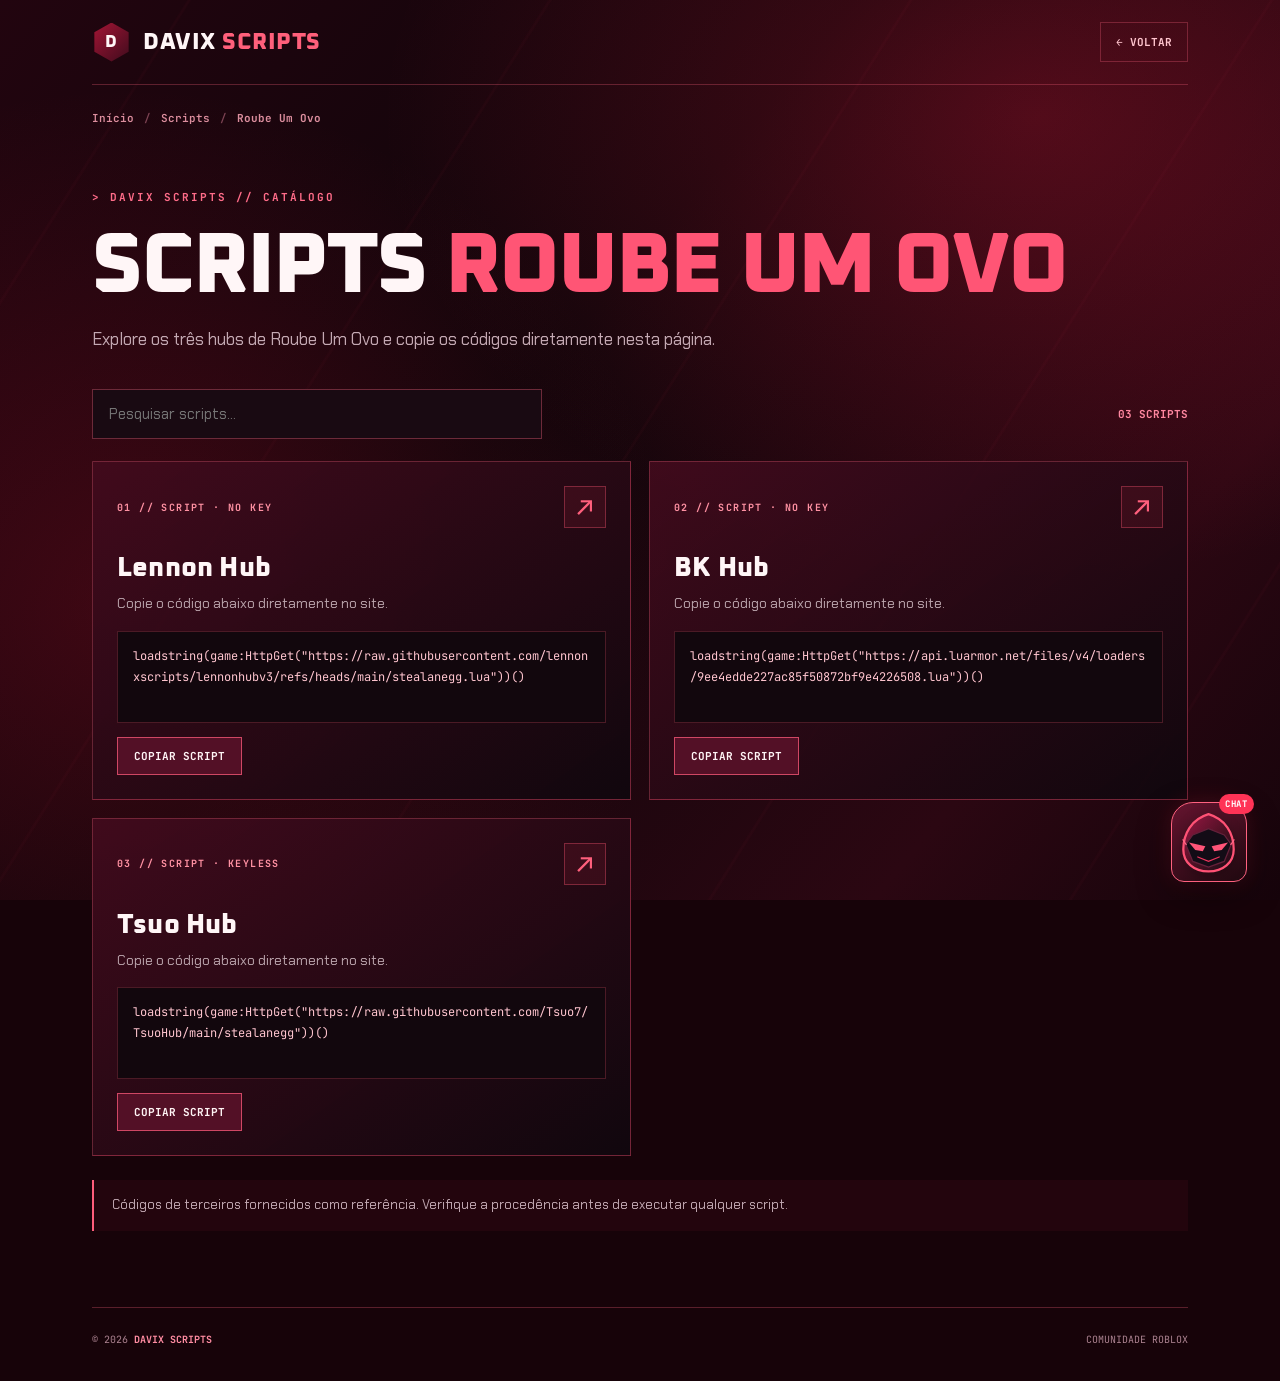
<file: roube-um-ovo.html>
<!doctype html>
<html lang="pt-BR"><head>
<meta charset="UTF-8"><meta name="viewport" content="width=device-width,initial-scale=1"><meta name="theme-color" content="#27050f">
<meta name="description" content="Explore os três hubs de Roube Um Ovo e copie os códigos diretamente nesta página.">
<title>Roube Um Ovo | Davix Scripts</title>
<link rel="preconnect" href="https://fonts.googleapis.com"><link rel="preconnect" href="https://fonts.gstatic.com" crossorigin>
<link href="https://fonts.googleapis.com/css2?family=Chakra+Petch:wght@400;500;600;700&family=Oxanium:wght@500;600;700;800&family=JetBrains+Mono:wght@400;500;600;700&display=swap" rel="stylesheet">
<style>
:root{--red:#ff385d;--pink:#ff91a7;--ink:#12050c;--muted:#baa4ac;--line:rgba(255,99,128,.29)}
*{box-sizing:border-box}
html{scroll-behavior:smooth;background:#170309}
body{margin:0;min-height:100vh;color:#fff6f7;font-family:'Chakra Petch',Arial,sans-serif;background:radial-gradient(ellipse 850px 600px at 81% 13%,rgba(245,28,64,.26),transparent 77%),radial-gradient(ellipse 700px 660px at 10% 67%,rgba(188,15,44,.25),transparent 78%),linear-gradient(130deg,#22050f,#10050a 42%,#2b0712 80%,#16040b);background-attachment:fixed;overflow-x:hidden}
body:before{content:"";position:fixed;inset:0;pointer-events:none;z-index:0;background:repeating-linear-gradient(122deg,transparent 0 158px,rgba(255,70,99,.030) 160px 161px,transparent 163px 306px)}
a{color:inherit}
.wrap{max-width:1150px;margin:0 auto;padding:0 27px;position:relative;z-index:1}
.top{display:flex;gap:16px;align-items:center;justify-content:space-between;border-bottom:1px solid var(--line);min-height:85px}
.brand{text-decoration:none;display:flex;align-items:center;gap:12px;font:800 23px 'Oxanium','Chakra Petch',sans-serif;letter-spacing:.5px}
.brand-mark{display:grid;place-items:center;width:39px;height:39px;font:800 17px 'Oxanium',sans-serif;background:linear-gradient(135deg,#a61535,#3c0b1c);clip-path:polygon(50% 0,94% 25%,94% 75%,50% 100%,6% 75%,6% 25%)}
.brand strong{color:#ff607b;font-weight:800}
.back{border:1px solid var(--line);padding:12px 15px;text-decoration:none;font:700 11px 'JetBrains Mono',monospace;color:#ffc5ce;white-space:nowrap;transition:background .2s,border-color .2s}
.back:hover{background:rgba(255,62,89,.13);border-color:#ff6680}
.crumbs{display:flex;align-items:center;gap:10px;flex-wrap:wrap;padding-top:26px;color:#dc8e9e;font:600 11px 'JetBrains Mono',monospace}
.crumbs a{text-decoration:none;color:#dc8e9e}
.crumbs a:hover{text-decoration:underline}
.crumbs .sep{color:#7d4353}
.hero{padding:65px 0 36px}
.eyebrow{color:#ff6c89;font:700 11px 'JetBrains Mono',monospace;letter-spacing:2px}
.hero h1{font:800 clamp(47px,7vw,86px)/1 'Oxanium','Chakra Petch',sans-serif;letter-spacing:-2px;margin:20px 0 15px;text-transform:uppercase}
.hero h1 em{font-style:normal;color:#ff5575}
.hero p{color:#c4a9b3;font-size:17px;line-height:1.65;max-width:740px;margin:0}
.section-mark{color:#ef92a2;display:flex;align-items:center;gap:15px;font:700 11px 'JetBrains Mono',monospace;letter-spacing:1.4px;margin:10px 0 22px}
.section-mark:after{content:"";height:1px;background:linear-gradient(90deg,rgba(255,80,111,.60),transparent);flex:1}
.choice-grid{display:grid;grid-template-columns:repeat(2,minmax(0,1fr));gap:20px}
.choice-card{display:flex;flex-direction:column;min-height:286px;text-decoration:none;position:relative;overflow:hidden;background:linear-gradient(138deg,rgba(77,13,33,.93),rgba(24,7,16,.97));border:1px solid rgba(255,89,121,.4);padding:31px;transition:transform .3s,border-color .3s,box-shadow .3s}
.choice-card:before{content:"";position:absolute;left:0;top:0;width:100%;height:3px;background:linear-gradient(90deg,#ff375f,transparent 80%)}
.choice-card:after{content:"";position:absolute;width:220px;height:220px;border:1px solid rgba(255,76,109,.18);border-radius:50%;right:-88px;top:-100px;box-shadow:0 0 0 36px rgba(255,76,109,.04),0 0 0 75px rgba(255,76,109,.02)}
.choice-card:hover{transform:translateY(-6px);border-color:#ff6685;box-shadow:0 18px 55px rgba(255,33,77,.16)}
.choice-number{font:700 11px 'JetBrains Mono',monospace;letter-spacing:1.1px;color:#ff86a0}
.choice-glyph{font:700 43px 'Oxanium',sans-serif;color:#ff6c87;margin:20px 0 5px}
.choice-card h2{font:800 clamp(29px,4vw,43px) 'Oxanium',sans-serif;letter-spacing:0;margin:0 0 10px;text-transform:uppercase}
.choice-card p{font-size:15px;line-height:1.5;color:#c5a5b1;margin:0 0 24px;max-width:450px}
.choice-bottom{margin-top:auto;border-top:1px solid var(--line);display:flex;align-items:center;justify-content:space-between;padding-top:18px;font:700 11px 'JetBrains Mono',monospace;color:#f5abb9;letter-spacing:1px}
.choice-bottom b{font-size:24px;color:#ff577a}
.grid{display:grid;grid-template-columns:repeat(2,minmax(0,1fr));gap:18px}
.game{border:1px solid rgba(255,89,121,.35);background:linear-gradient(145deg,rgba(66,11,29,.92),rgba(17,7,14,.98));padding:24px;min-width:0;transition:transform .25s,border-color .25s}
.game:hover{transform:translateY(-3px);border-color:rgba(255,102,131,.7)}
.game .num,.game .kicker{font:700 10px 'JetBrains Mono',monospace;color:#ff91a3;letter-spacing:1.4px}
.game-top{display:flex;align-items:center;justify-content:space-between;gap:14px}
.game-glyph{display:grid;place-items:center;width:42px;height:42px;border:1px solid rgba(255,91,118,.35);color:#ff607d;background:rgba(255,55,90,.09);font:700 27px 'JetBrains Mono',monospace}
.game h2{font:800 27px 'Oxanium','Chakra Petch',sans-serif;margin:24px 0 7px;letter-spacing:.2px}
.game p{color:var(--muted);font-size:14px;line-height:1.55;margin:0 0 16px}
.codebox{background:#12070d;border:1px solid rgba(255,90,115,.24);padding:14px 15px;min-height:92px}
.codebox pre{white-space:pre-wrap;overflow-wrap:anywhere;word-break:break-word;color:#ffc5cf;font:12px/1.75 'JetBrains Mono',monospace;margin:0}
.actions{margin-top:14px;display:flex;align-items:center;gap:13px;flex-wrap:wrap}
.copy-btn{border:1px solid rgba(255,94,124,.72);background:#531026;color:#fff4f5;padding:11px 16px;font:700 11px 'JetBrains Mono',monospace;cursor:pointer;transition:background .2s}
.copy-btn:hover{background:#8d1b3d}
.copy-status{font:700 11px 'JetBrains Mono',monospace;color:#ffc0cb;min-height:1.2em}
.toolbar{display:flex;gap:15px;align-items:center;justify-content:space-between;margin:0 0 22px}
.search{outline:0;width:min(450px,100%);padding:14px 16px;background:#190a12;border:1px solid rgba(255,100,126,.36);font:15px 'Chakra Petch',sans-serif;color:white}
.search:focus{border-color:#ff6786}
.count{font:700 11px 'JetBrains Mono',monospace;color:#ff87a0;white-space:nowrap}
.empty{padding:25px;text-align:center;border:1px dashed var(--line);color:#e9aebc}
.info-note{border-left:2px solid #ff5d7b;background:rgba(255,57,91,.055);padding:15px 18px;color:#c2a8b2;font-size:13px;line-height:1.6;margin-top:24px}
.footer{border-top:1px solid var(--line);padding:25px 0 35px;color:#ac8391;font:10px 'JetBrains Mono',monospace;margin-top:76px;display:flex;justify-content:space-between;gap:16px}
.footer strong{color:#ff8ca2}
@media(max-width:760px){.choice-grid,.grid{grid-template-columns:1fr}.choice-card{min-height:250px}}
@media(max-width:490px){.wrap{padding:0 16px}.top{min-height:74px}.brand{font-size:18px}.brand-mark{width:32px;height:32px}.back{padding:10px;font-size:9px}.hero{padding-top:44px}.hero h1{letter-spacing:-1px}.toolbar{align-items:stretch;flex-direction:column}.choice-card{padding:24px}}
@media(prefers-reduced-motion:reduce){*,*:before,*:after{animation:none!important;transition:none!important}}



@keyframes fade-out{to{opacity:0;transform:translateY(-5px)}}
@keyframes fade-in{from{opacity:0;transform:translateY(5px)}to{opacity:1;transform:none}}

/* DAVIX / MOBILE PERFORMANCE MODE */
@media (max-width: 900px), (hover: none) and (pointer: coarse) {
  html { scroll-behavior: auto; background: #17050c; }
  body {
    background: linear-gradient(155deg, #310816 0%, #17050c 46%, #290914 100%) !important;
    background-attachment: scroll !important;
    animation: none !important;
    min-height: 100svh;
  }
  body::before, body::after { display: none !important; }
  *, *::before, *::after { animation: none !important; }
  .choice-card, .game {
    box-shadow: none !important;
    transition: border-color .16s ease !important;
  }
  .choice-card:hover, .game:hover { transform: none !important; }
  .choice-card:active { border-color: #ff708a !important; }
  .choice-card:focus-visible, .back:focus-visible, .copy-btn:focus-visible {
    outline: 2px solid #ff8197;
    outline-offset: 3px;
  }
  .codebox pre { overflow-wrap: anywhere; }
}

</style><link rel="stylesheet" href="davix-ninja.css">
<script src="davix-ninja.js" defer></script>
</head><body>
<div class="wrap"><header class="top"><a href="index.html" class="brand"><span class="brand-mark">D</span><span>DAVIX <strong>SCRIPTS</strong></span></a><a href="scripts.html" class="back">← VOLTAR</a></header>
<nav class="crumbs" aria-label="Navegação"><a href="index.html">Início</a> <span class="sep">/</span> <a href="scripts.html">Scripts</a> <span class="sep">/</span> <strong>Roube Um Ovo</strong></nav>
<main><section class="hero"><div class="eyebrow">&gt; DAVIX SCRIPTS // CATÁLOGO</div><h1>Scripts <em>Roube Um Ovo</em></h1><p>Explore os três hubs de Roube Um Ovo e copie os códigos diretamente nesta página.</p></section><div class="toolbar"><input class="search" id="search" type="search" placeholder="Pesquisar scripts..." aria-label="Pesquisar scripts"><span id="count" class="count">03 SCRIPTS</span></div><div class="grid"><article class="game" data-name="Lennon Hub"><div class="game-top"><span class="num">01 // SCRIPT · NO KEY</span><span class="game-glyph" aria-hidden="true">↗</span></div><h2>Lennon Hub</h2><p>Copie o código abaixo diretamente no site.</p><div class="codebox"><pre>loadstring(game:HttpGet(&quot;https://raw.githubusercontent.com/lennonxscripts/lennonhubv3/refs/heads/main/stealanegg.lua&quot;))()</pre></div><div class="actions"><button class="copy-btn" type="button">COPIAR SCRIPT</button><span class="copy-status" role="status" aria-live="polite"></span></div></article><article class="game" data-name="BK Hub"><div class="game-top"><span class="num">02 // SCRIPT · NO KEY</span><span class="game-glyph" aria-hidden="true">↗</span></div><h2>BK Hub</h2><p>Copie o código abaixo diretamente no site.</p><div class="codebox"><pre>loadstring(game:HttpGet(&quot;https://api.luarmor.net/files/v4/loaders/9ee4edde227ac85f50872bf9e4226508.lua&quot;))()</pre></div><div class="actions"><button class="copy-btn" type="button">COPIAR SCRIPT</button><span class="copy-status" role="status" aria-live="polite"></span></div></article><article class="game" data-name="Tsuo Hub"><div class="game-top"><span class="num">03 // SCRIPT · KEYLESS</span><span class="game-glyph" aria-hidden="true">↗</span></div><h2>Tsuo Hub</h2><p>Copie o código abaixo diretamente no site.</p><div class="codebox"><pre>loadstring(game:HttpGet(&quot;https://raw.githubusercontent.com/Tsuo7/TsuoHub/main/stealanegg&quot;))()</pre></div><div class="actions"><button class="copy-btn" type="button">COPIAR SCRIPT</button><span class="copy-status" role="status" aria-live="polite"></span></div></article></div><p class="empty" id="empty" hidden>Nenhum script encontrado.</p><p class="info-note">Códigos de terceiros fornecidos como referência. Verifique a procedência antes de executar qualquer script.</p></main>
<footer class="footer"><span>© 2026 <strong>DAVIX SCRIPTS</strong></span><span>COMUNIDADE ROBLOX</span></footer></div>
<script>
(function(){
 const search=document.getElementById('search');
 if(search){
   const games=Array.from(document.querySelectorAll('.game'));
   const count=document.getElementById('count');
   const empty=document.getElementById('empty');
   const refresh=()=>{
     const q=search.value.trim().toLocaleLowerCase('pt-BR');
     let shown=0;
     games.forEach(card=>{
       const ok=(card.dataset.name||'').toLocaleLowerCase('pt-BR').includes(q);
       card.hidden=!ok;if(ok)shown++;
     });
     count.textContent=String(shown).padStart(2,'0')+(shown===1?' SCRIPT':' SCRIPTS');
     empty.hidden=shown!==0;
   };
   search.addEventListener('input',refresh);
 }
 document.querySelectorAll('.copy-btn').forEach(button=>{
   button.addEventListener('click',async()=>{
     const code=button.parentElement.parentElement.querySelector('pre').innerText;
     const status=button.parentElement.querySelector('.copy-status');
     let done=false;
     try{await navigator.clipboard.writeText(code);done=true}catch(e){}
     if(!done){
       const box=document.createElement('textarea');box.value=code;box.style.position='fixed';box.style.opacity='0';document.body.appendChild(box);box.select();
       try{done=document.execCommand('copy')}catch(e){}box.remove();
     }
     status.textContent=done?'✓ COPIADO':'SELECIONE O CÓDIGO PARA COPIAR';
   });
 });
})();
</script></body></html>
</file>
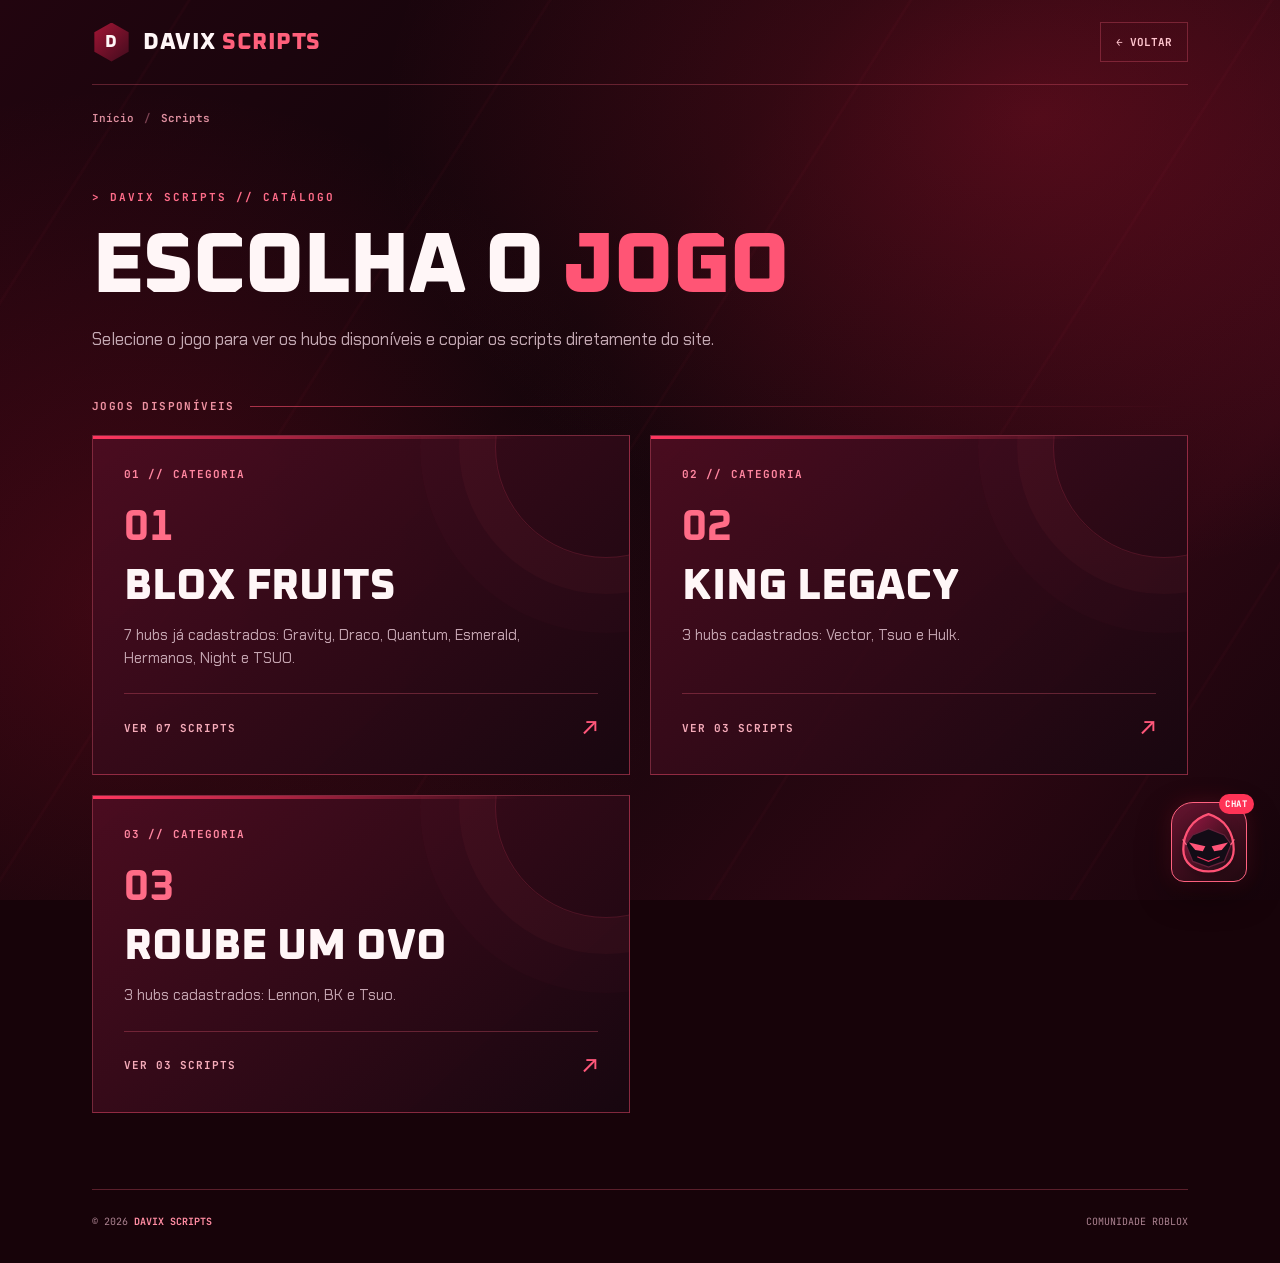
<file: scripts.html>
<!doctype html>
<html lang="pt-BR"><head>
<meta charset="UTF-8"><meta name="viewport" content="width=device-width,initial-scale=1"><meta name="theme-color" content="#27050f">
<meta name="description" content="Selecione o jogo para ver os hubs disponíveis e copiar os scripts diretamente do site.">
<title>Scripts | Davix Scripts</title>
<link rel="preconnect" href="https://fonts.googleapis.com"><link rel="preconnect" href="https://fonts.gstatic.com" crossorigin>
<link href="https://fonts.googleapis.com/css2?family=Chakra+Petch:wght@400;500;600;700&family=Oxanium:wght@500;600;700;800&family=JetBrains+Mono:wght@400;500;600;700&display=swap" rel="stylesheet">
<style>
:root{--red:#ff385d;--pink:#ff91a7;--ink:#12050c;--muted:#baa4ac;--line:rgba(255,99,128,.29)}
*{box-sizing:border-box}
html{scroll-behavior:smooth;background:#170309}
body{margin:0;min-height:100vh;color:#fff6f7;font-family:'Chakra Petch',Arial,sans-serif;background:radial-gradient(ellipse 850px 600px at 81% 13%,rgba(245,28,64,.26),transparent 77%),radial-gradient(ellipse 700px 660px at 10% 67%,rgba(188,15,44,.25),transparent 78%),linear-gradient(130deg,#22050f,#10050a 42%,#2b0712 80%,#16040b);background-attachment:fixed;overflow-x:hidden}
body:before{content:"";position:fixed;inset:0;pointer-events:none;z-index:0;background:repeating-linear-gradient(122deg,transparent 0 158px,rgba(255,70,99,.030) 160px 161px,transparent 163px 306px)}
a{color:inherit}
.wrap{max-width:1150px;margin:0 auto;padding:0 27px;position:relative;z-index:1}
.top{display:flex;gap:16px;align-items:center;justify-content:space-between;border-bottom:1px solid var(--line);min-height:85px}
.brand{text-decoration:none;display:flex;align-items:center;gap:12px;font:800 23px 'Oxanium','Chakra Petch',sans-serif;letter-spacing:.5px}
.brand-mark{display:grid;place-items:center;width:39px;height:39px;font:800 17px 'Oxanium',sans-serif;background:linear-gradient(135deg,#a61535,#3c0b1c);clip-path:polygon(50% 0,94% 25%,94% 75%,50% 100%,6% 75%,6% 25%)}
.brand strong{color:#ff607b;font-weight:800}
.back{border:1px solid var(--line);padding:12px 15px;text-decoration:none;font:700 11px 'JetBrains Mono',monospace;color:#ffc5ce;white-space:nowrap;transition:background .2s,border-color .2s}
.back:hover{background:rgba(255,62,89,.13);border-color:#ff6680}
.crumbs{display:flex;align-items:center;gap:10px;flex-wrap:wrap;padding-top:26px;color:#dc8e9e;font:600 11px 'JetBrains Mono',monospace}
.crumbs a{text-decoration:none;color:#dc8e9e}
.crumbs a:hover{text-decoration:underline}
.crumbs .sep{color:#7d4353}
.hero{padding:65px 0 36px}
.eyebrow{color:#ff6c89;font:700 11px 'JetBrains Mono',monospace;letter-spacing:2px}
.hero h1{font:800 clamp(47px,7vw,86px)/1 'Oxanium','Chakra Petch',sans-serif;letter-spacing:-2px;margin:20px 0 15px;text-transform:uppercase}
.hero h1 em{font-style:normal;color:#ff5575}
.hero p{color:#c4a9b3;font-size:17px;line-height:1.65;max-width:740px;margin:0}
.section-mark{color:#ef92a2;display:flex;align-items:center;gap:15px;font:700 11px 'JetBrains Mono',monospace;letter-spacing:1.4px;margin:10px 0 22px}
.section-mark:after{content:"";height:1px;background:linear-gradient(90deg,rgba(255,80,111,.60),transparent);flex:1}
.choice-grid{display:grid;grid-template-columns:repeat(2,minmax(0,1fr));gap:20px}
.choice-card{display:flex;flex-direction:column;min-height:286px;text-decoration:none;position:relative;overflow:hidden;background:linear-gradient(138deg,rgba(77,13,33,.93),rgba(24,7,16,.97));border:1px solid rgba(255,89,121,.4);padding:31px;transition:transform .3s,border-color .3s,box-shadow .3s}
.choice-card:before{content:"";position:absolute;left:0;top:0;width:100%;height:3px;background:linear-gradient(90deg,#ff375f,transparent 80%)}
.choice-card:after{content:"";position:absolute;width:220px;height:220px;border:1px solid rgba(255,76,109,.18);border-radius:50%;right:-88px;top:-100px;box-shadow:0 0 0 36px rgba(255,76,109,.04),0 0 0 75px rgba(255,76,109,.02)}
.choice-card:hover{transform:translateY(-6px);border-color:#ff6685;box-shadow:0 18px 55px rgba(255,33,77,.16)}
.choice-number{font:700 11px 'JetBrains Mono',monospace;letter-spacing:1.1px;color:#ff86a0}
.choice-glyph{font:700 43px 'Oxanium',sans-serif;color:#ff6c87;margin:20px 0 5px}
.choice-card h2{font:800 clamp(29px,4vw,43px) 'Oxanium',sans-serif;letter-spacing:0;margin:0 0 10px;text-transform:uppercase}
.choice-card p{font-size:15px;line-height:1.5;color:#c5a5b1;margin:0 0 24px;max-width:450px}
.choice-bottom{margin-top:auto;border-top:1px solid var(--line);display:flex;align-items:center;justify-content:space-between;padding-top:18px;font:700 11px 'JetBrains Mono',monospace;color:#f5abb9;letter-spacing:1px}
.choice-bottom b{font-size:24px;color:#ff577a}
.grid{display:grid;grid-template-columns:repeat(2,minmax(0,1fr));gap:18px}
.game{border:1px solid rgba(255,89,121,.35);background:linear-gradient(145deg,rgba(66,11,29,.92),rgba(17,7,14,.98));padding:24px;min-width:0;transition:transform .25s,border-color .25s}
.game:hover{transform:translateY(-3px);border-color:rgba(255,102,131,.7)}
.game .num,.game .kicker{font:700 10px 'JetBrains Mono',monospace;color:#ff91a3;letter-spacing:1.4px}
.game-top{display:flex;align-items:center;justify-content:space-between;gap:14px}
.game-glyph{display:grid;place-items:center;width:42px;height:42px;border:1px solid rgba(255,91,118,.35);color:#ff607d;background:rgba(255,55,90,.09);font:700 27px 'JetBrains Mono',monospace}
.game h2{font:800 27px 'Oxanium','Chakra Petch',sans-serif;margin:24px 0 7px;letter-spacing:.2px}
.game p{color:var(--muted);font-size:14px;line-height:1.55;margin:0 0 16px}
.codebox{background:#12070d;border:1px solid rgba(255,90,115,.24);padding:14px 15px;min-height:92px}
.codebox pre{white-space:pre-wrap;overflow-wrap:anywhere;word-break:break-word;color:#ffc5cf;font:12px/1.75 'JetBrains Mono',monospace;margin:0}
.actions{margin-top:14px;display:flex;align-items:center;gap:13px;flex-wrap:wrap}
.copy-btn{border:1px solid rgba(255,94,124,.72);background:#531026;color:#fff4f5;padding:11px 16px;font:700 11px 'JetBrains Mono',monospace;cursor:pointer;transition:background .2s}
.copy-btn:hover{background:#8d1b3d}
.copy-status{font:700 11px 'JetBrains Mono',monospace;color:#ffc0cb;min-height:1.2em}
.toolbar{display:flex;gap:15px;align-items:center;justify-content:space-between;margin:0 0 22px}
.search{outline:0;width:min(450px,100%);padding:14px 16px;background:#190a12;border:1px solid rgba(255,100,126,.36);font:15px 'Chakra Petch',sans-serif;color:white}
.search:focus{border-color:#ff6786}
.count{font:700 11px 'JetBrains Mono',monospace;color:#ff87a0;white-space:nowrap}
.empty{padding:25px;text-align:center;border:1px dashed var(--line);color:#e9aebc}
.info-note{border-left:2px solid #ff5d7b;background:rgba(255,57,91,.055);padding:15px 18px;color:#c2a8b2;font-size:13px;line-height:1.6;margin-top:24px}
.footer{border-top:1px solid var(--line);padding:25px 0 35px;color:#ac8391;font:10px 'JetBrains Mono',monospace;margin-top:76px;display:flex;justify-content:space-between;gap:16px}
.footer strong{color:#ff8ca2}
@media(max-width:760px){.choice-grid,.grid{grid-template-columns:1fr}.choice-card{min-height:250px}}
@media(max-width:490px){.wrap{padding:0 16px}.top{min-height:74px}.brand{font-size:18px}.brand-mark{width:32px;height:32px}.back{padding:10px;font-size:9px}.hero{padding-top:44px}.hero h1{letter-spacing:-1px}.toolbar{align-items:stretch;flex-direction:column}.choice-card{padding:24px}}
@media(prefers-reduced-motion:reduce){*,*:before,*:after{animation:none!important;transition:none!important}}



@keyframes fade-out{to{opacity:0;transform:translateY(-5px)}}
@keyframes fade-in{from{opacity:0;transform:translateY(5px)}to{opacity:1;transform:none}}

/* DAVIX / MOBILE PERFORMANCE MODE */
@media (max-width: 900px), (hover: none) and (pointer: coarse) {
  html { scroll-behavior: auto; background: #17050c; }
  body {
    background: linear-gradient(155deg, #310816 0%, #17050c 46%, #290914 100%) !important;
    background-attachment: scroll !important;
    animation: none !important;
    min-height: 100svh;
  }
  body::before, body::after { display: none !important; }
  *, *::before, *::after { animation: none !important; }
  .choice-card, .game {
    box-shadow: none !important;
    transition: border-color .16s ease !important;
  }
  .choice-card:hover, .game:hover { transform: none !important; }
  .choice-card:active { border-color: #ff708a !important; }
  .choice-card:focus-visible, .back:focus-visible, .copy-btn:focus-visible {
    outline: 2px solid #ff8197;
    outline-offset: 3px;
  }
  .codebox pre { overflow-wrap: anywhere; }
}

</style><link rel="stylesheet" href="davix-ninja.css">
<script src="davix-ninja.js" defer></script>
</head><body>
<div class="wrap"><header class="top"><a href="index.html" class="brand"><span class="brand-mark">D</span><span>DAVIX <strong>SCRIPTS</strong></span></a><a href="index.html" class="back">← VOLTAR</a></header>
<nav class="crumbs" aria-label="Navegação"><a href="index.html">Início</a> <span class="sep">/</span> <strong>Scripts</strong></nav>
<main><section class="hero"><div class="eyebrow">&gt; DAVIX SCRIPTS // CATÁLOGO</div><h1>Escolha o <em>Jogo</em></h1><p>Selecione o jogo para ver os hubs disponíveis e copiar os scripts diretamente do site.</p></section><div class="section-mark">JOGOS DISPONÍVEIS</div>
<div class="choice-grid"><a class="choice-card" href="blox-fruits.html"><span class="choice-number">01 // CATEGORIA</span><span class="choice-glyph" aria-hidden="true">01</span><h2>Blox Fruits</h2><p>7 hubs já cadastrados: Gravity, Draco, Quantum, Esmerald, Hermanos, Night e TSUO.</p><span class="choice-bottom">VER 07 SCRIPTS <b aria-hidden="true">↗</b></span></a><a class="choice-card" href="king-legacy.html"><span class="choice-number">02 // CATEGORIA</span><span class="choice-glyph" aria-hidden="true">02</span><h2>King Legacy</h2><p>3 hubs cadastrados: Vector, Tsuo e Hulk.</p><span class="choice-bottom">VER 03 SCRIPTS <b aria-hidden="true">↗</b></span></a><a class="choice-card" href="roube-um-ovo.html"><span class="choice-number">03 // CATEGORIA</span><span class="choice-glyph" aria-hidden="true">03</span><h2>Roube Um Ovo</h2><p>3 hubs cadastrados: Lennon, BK e Tsuo.</p><span class="choice-bottom">VER 03 SCRIPTS <b aria-hidden="true">↗</b></span></a></div></main>
<footer class="footer"><span>© 2026 <strong>DAVIX SCRIPTS</strong></span><span>COMUNIDADE ROBLOX</span></footer></div>
</body></html>
</file>
<file: davix-ninja.css>
/* DAVIX NINJA — janela de chat leve e acessível, compatível com GitHub Pages */
:root{--dn-red:#ff375b;--dn-pink:#ff8199;--dn-dark:#10070e}
#davix-ninja-app{position:fixed;right:clamp(12px,2.6vw,34px);bottom:calc(18px + env(safe-area-inset-bottom,0px));z-index:9000;font-family:'Chakra Petch',Arial,sans-serif;color:#fff;pointer-events:none}
#davix-ninja-app *{box-sizing:border-box}
#davix-ninja-app button,#davix-ninja-app a,#davix-ninja-app input{font:inherit}
#davix-ninja-app button{cursor:pointer}
#davix-ninja-app button:focus-visible,#davix-ninja-app a:focus-visible,#davix-ninja-app input:focus-visible{outline:2px solid #ffa2b6;outline-offset:2px}
.dn-launcher{position:relative;width:76px;height:80px;display:flex;align-items:center;justify-content:center;pointer-events:auto;margin-left:auto;padding:0;border:1px solid #ff6280;background:linear-gradient(150deg,#65142f,#200910);border-radius:22px 22px 13px 13px;box-shadow:0 12px 34px rgba(0,0,0,.4),0 0 21px rgba(255,46,81,.19);transition:transform .18s,border-color .18s}
.dn-launcher:hover{transform:translateY(-3px);border-color:#ff9db0}
.dn-launcher .dn-ninja{width:63px;height:63px}
.dn-launcher-badge{position:absolute;top:-9px;right:-8px;background:#ff3356;color:#fff;font:700 9px 'JetBrains Mono',monospace;letter-spacing:.65px;padding:4px 6px;border-radius:12px;white-space:nowrap}
.dn-ninja{display:block;flex:none;overflow:visible;filter:drop-shadow(0 3px 6px rgba(0,0,0,.25))}
.dn-eye{transform-origin:center;animation:dn-blink 7s ease-in-out infinite}
@keyframes dn-blink{0%,44%,46%,100%{transform:scaleY(1)}45%{transform:scaleY(.10)}}
.dn-panel{position:absolute;right:0;bottom:91px;width:min(388px,calc(100vw - 24px));height:min(555px,calc(100vh - 120px));height:min(555px,calc(100dvh - 120px));display:flex;flex-direction:column;pointer-events:auto;background:linear-gradient(155deg,#26101b,#10080f 58%,#12080f);border:1px solid rgba(255,101,129,.63);border-radius:17px;overflow:hidden;box-shadow:0 20px 68px #000b,0 0 35px #ff355721;animation:dn-open .19s ease-out both}
@keyframes dn-open{from{opacity:0;transform:translateY(9px)}to{opacity:1;transform:translateY(0)}}
.dn-panel[hidden]{display:none!important}
.dn-head{display:flex;gap:12px;align-items:center;padding:15px 15px 13px;background:linear-gradient(90deg,#58142d,#260a19);border-bottom:1px solid rgba(255,104,131,.35)}
.dn-head .dn-ninja{width:44px;height:44px}
.dn-heading{min-width:0;flex:1}.dn-heading strong{display:block;font:800 18px 'Oxanium','Chakra Petch',Arial,sans-serif;letter-spacing:1.1px}.dn-heading small{display:block;color:#ffb2c0;font:10px 'JetBrains Mono',monospace;margin-top:3px}
.dn-close{width:32px;height:32px;display:grid;place-items:center;border:1px solid rgba(255,159,177,.25);border-radius:9px;background:#ffffff0b;color:#fff;font-size:22px!important}
.dn-messages{padding:17px 15px 13px;flex:1;min-height:0;overflow-y:auto;overscroll-behavior:contain;display:flex;flex-direction:column;gap:12px;scrollbar-width:thin;scrollbar-color:#813047 transparent}
.dn-bubble{max-width:95%;border:1px solid rgba(255,107,134,.21);padding:11px 12px;border-radius:13px 13px 13px 3px;background:#2b1320;font-size:13.5px;line-height:1.55;color:#f8ebee;overflow-wrap:anywhere}
.dn-bubble.dn-user{align-self:flex-end;max-width:87%;background:#6a1836;border-color:#bc395c;border-radius:13px 13px 3px 13px}
.dn-message-tag{display:block;color:#ff829a;font:700 9px 'JetBrains Mono',monospace;letter-spacing:.75px;margin-bottom:5px}
.dn-user .dn-message-tag{color:#ffb9c7}
.dn-bubble a{color:#ffc3d0;text-underline-offset:3px;font-weight:700}
.dn-quick{display:flex;flex-wrap:wrap;gap:7px;padding:0 12px 11px}
.dn-quick button{border:1px solid rgba(255,99,130,.43);color:#ffc9d3;background:#351420;border-radius:999px;padding:7px 10px;font-size:11px;line-height:1.2;transition:background .16s}
.dn-quick button:hover{background:#672039}
.dn-form{padding:10px 12px 13px;border-top:1px solid rgba(255,106,132,.22);display:flex;gap:8px;background:#140912}
.dn-form input{min-width:0;flex:1;border:1px solid rgba(255,104,131,.35);border-radius:10px;background:#0b060b;color:#fff;padding:11px 12px;font-size:13px;outline:none}
.dn-form input::placeholder{color:#a98d99}
.dn-form button{border:0;border-radius:10px;background:linear-gradient(120deg,#d91c46,#ff4265);color:#fff;padding:10px 13px;font-weight:700;font-size:12px}
.dn-note{padding:0 12px 11px;color:#b89da7;background:#140912;text-align:center;font:10px 'JetBrains Mono',monospace}
@media(max-width:600px){#davix-ninja-app{right:12px;bottom:calc(12px + env(safe-area-inset-bottom,0px))}.dn-launcher{width:62px;height:65px;border-radius:18px}.dn-launcher .dn-ninja{width:53px;height:53px}.dn-panel{bottom:75px;height:min(500px,calc(100vh - 108px));height:min(500px,calc(100dvh - 108px));width:calc(100vw - 24px);max-width:390px}.dn-bubble{font-size:13px}.dn-quick button{font-size:10.5px}}
@media(prefers-reduced-motion:reduce),(hover:none) and (pointer:coarse){.dn-eye{animation:none}.dn-panel{animation:none}.dn-launcher,.dn-quick button{transition:none}.dn-launcher:hover{transform:none}}
</file>
